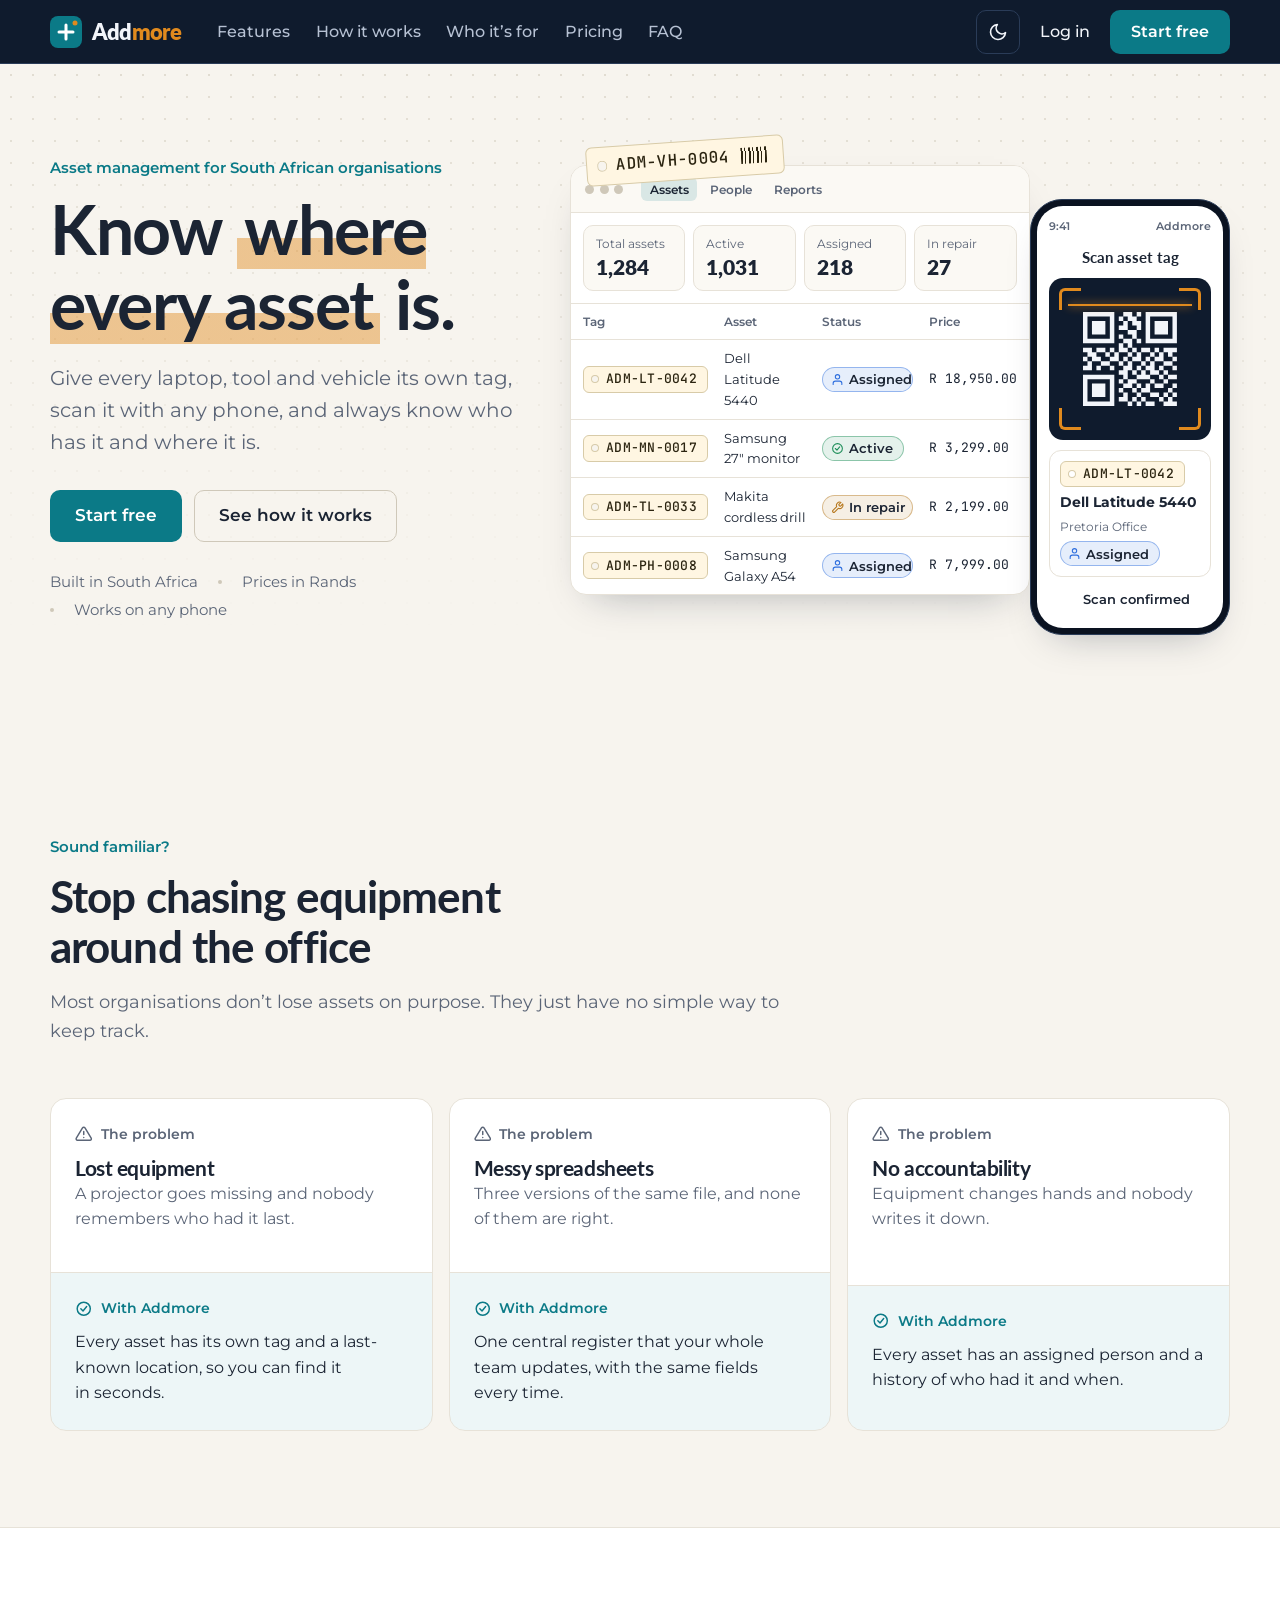
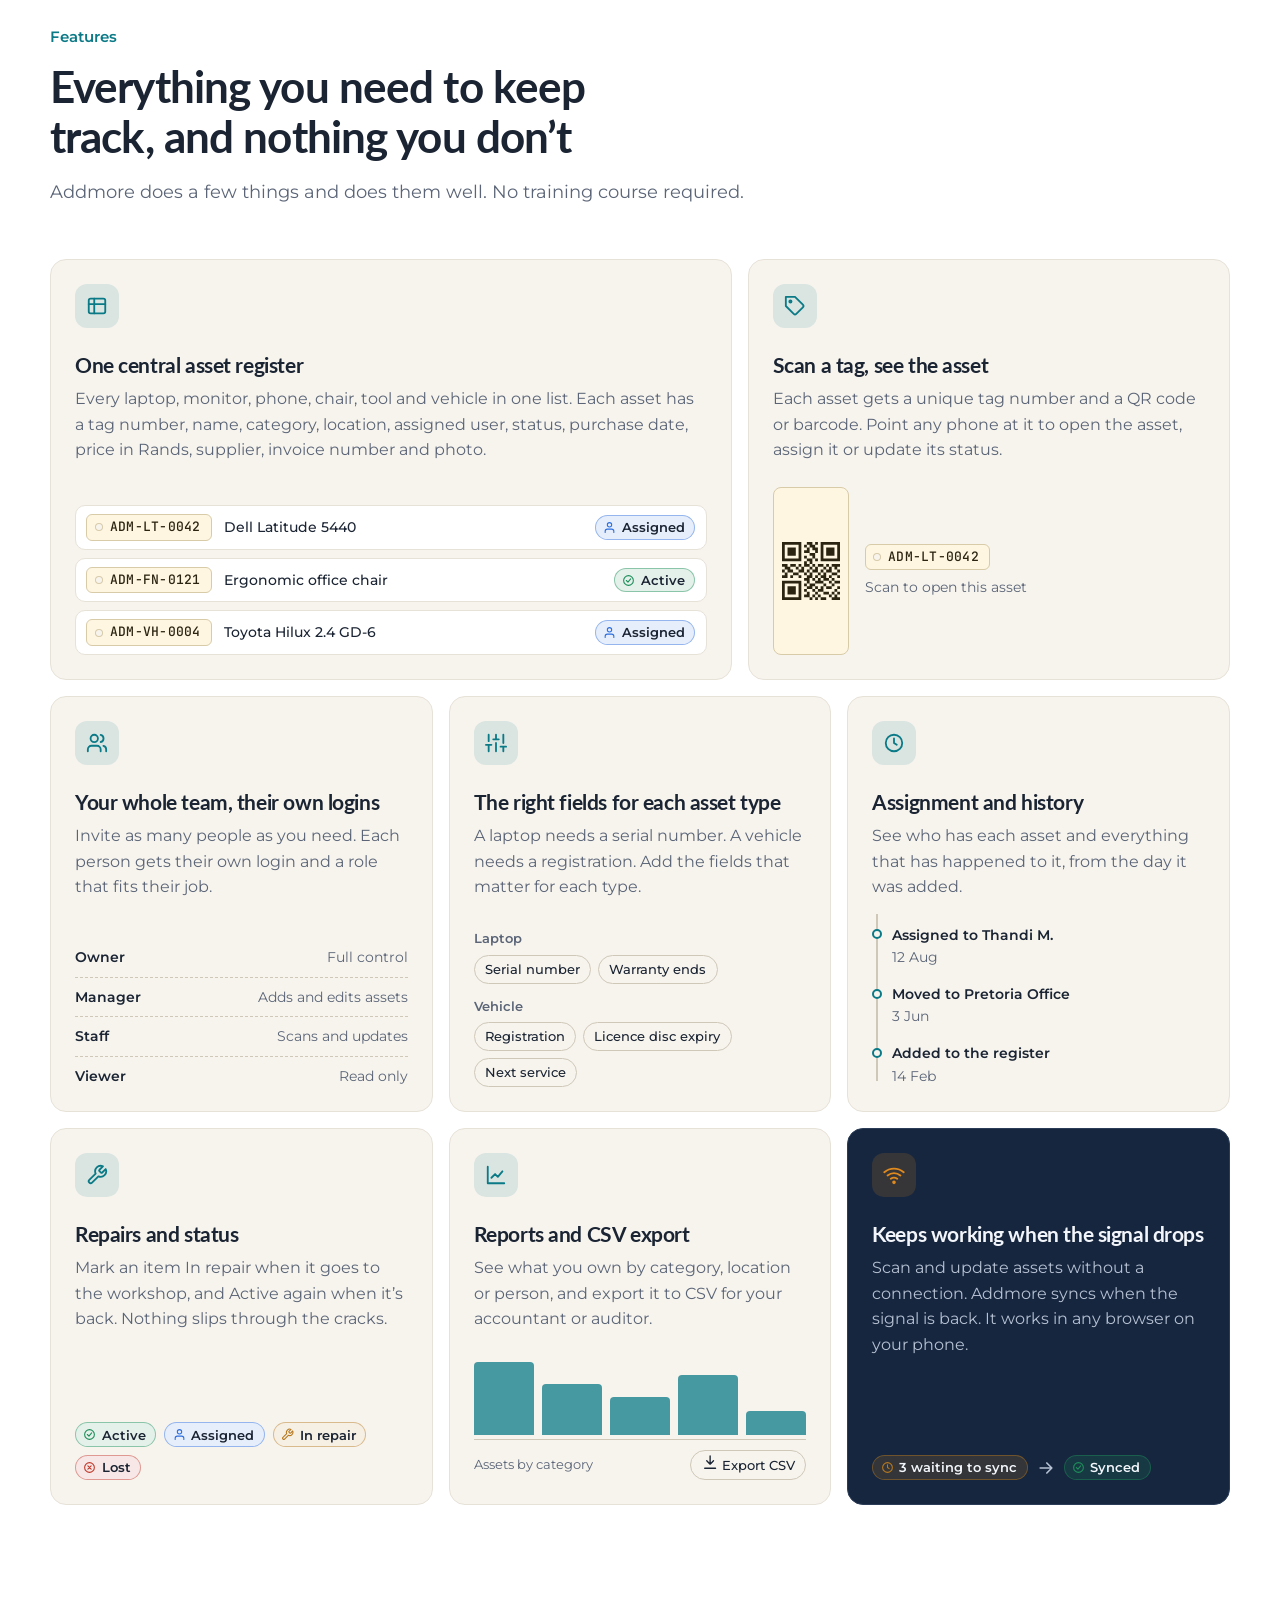
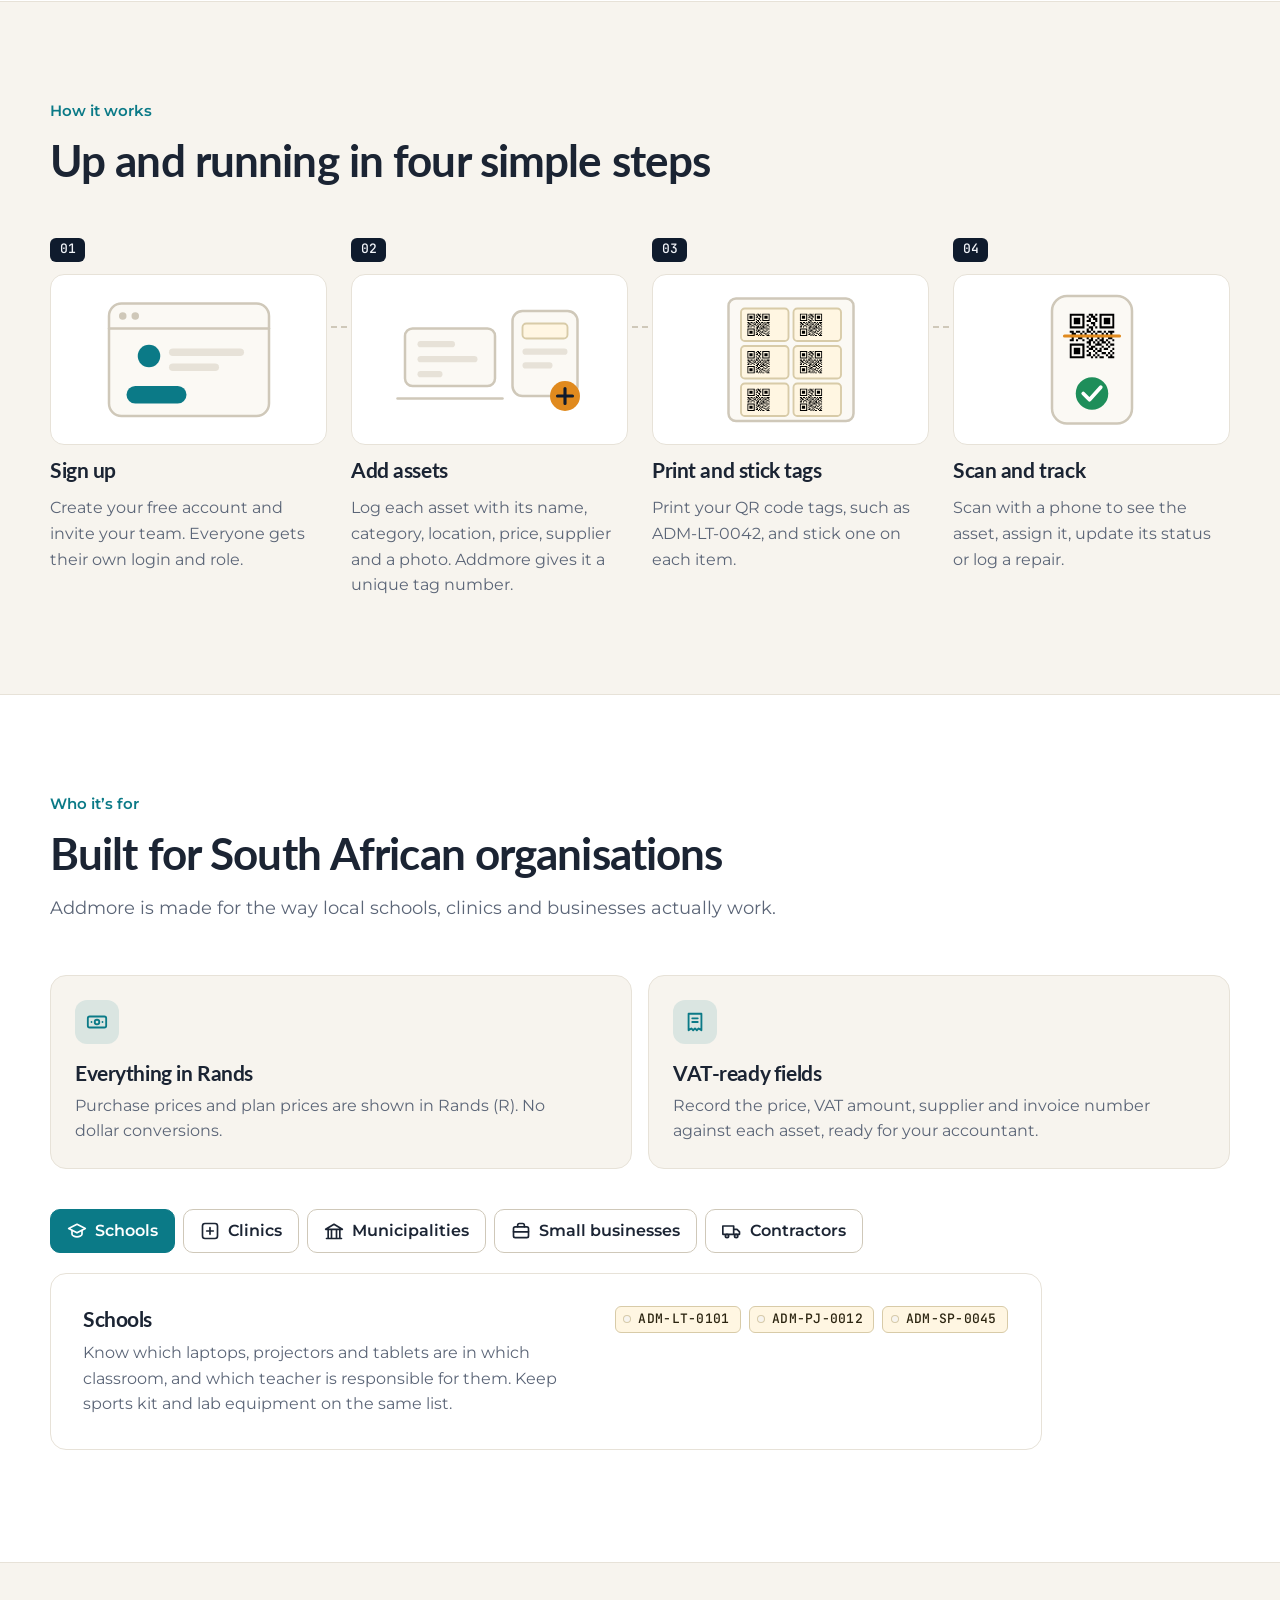
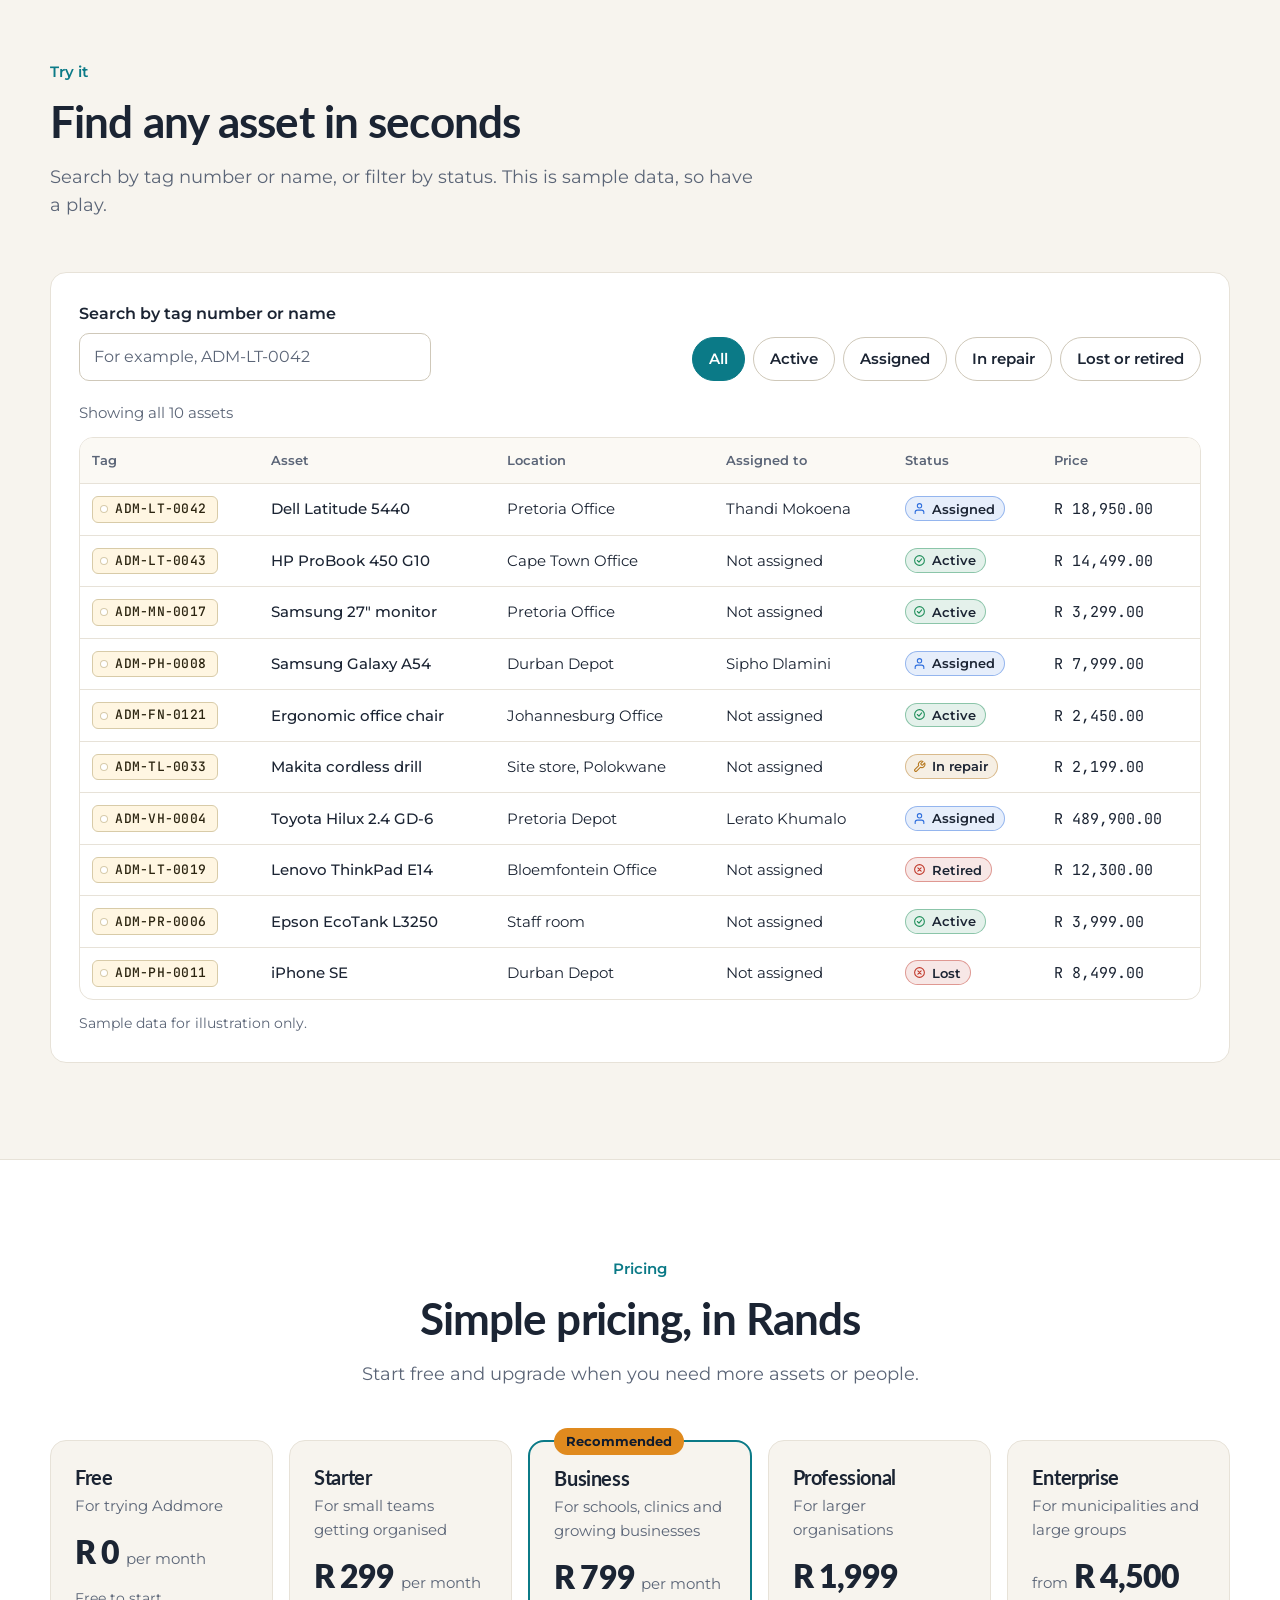
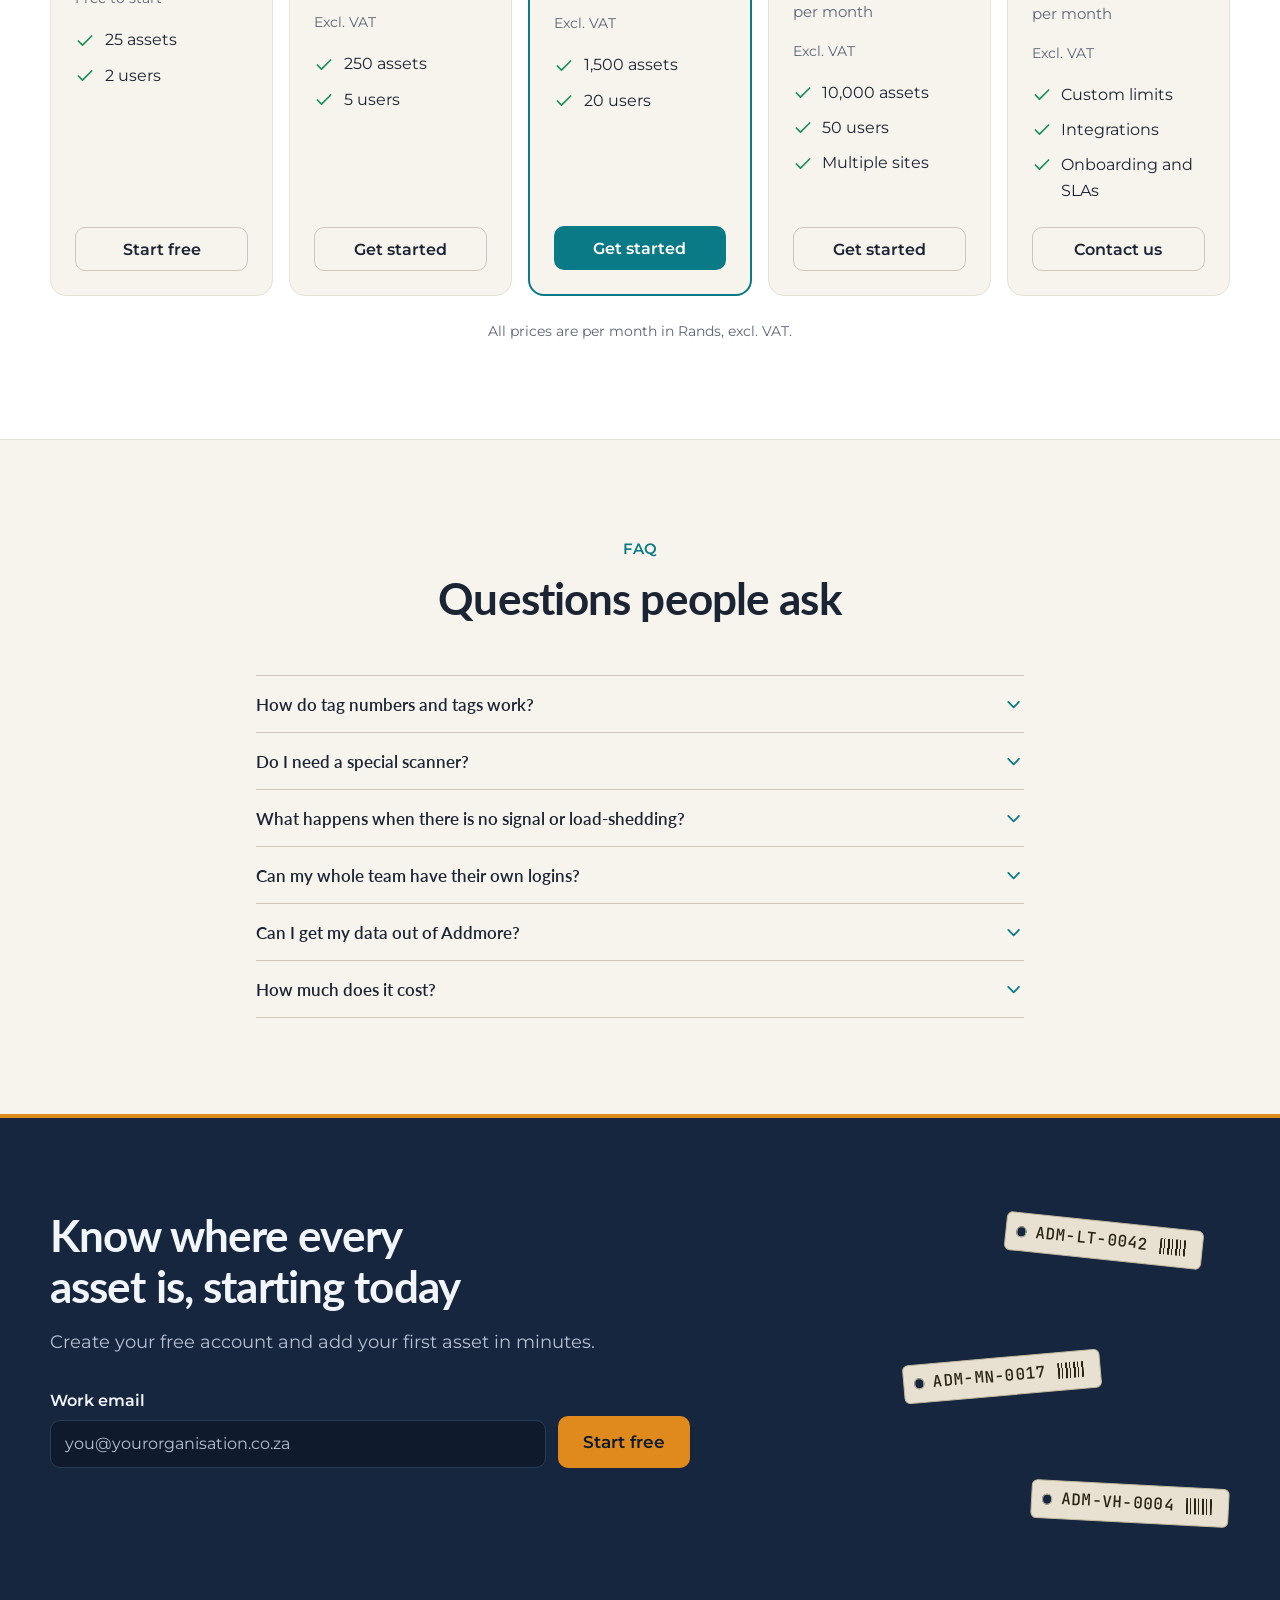
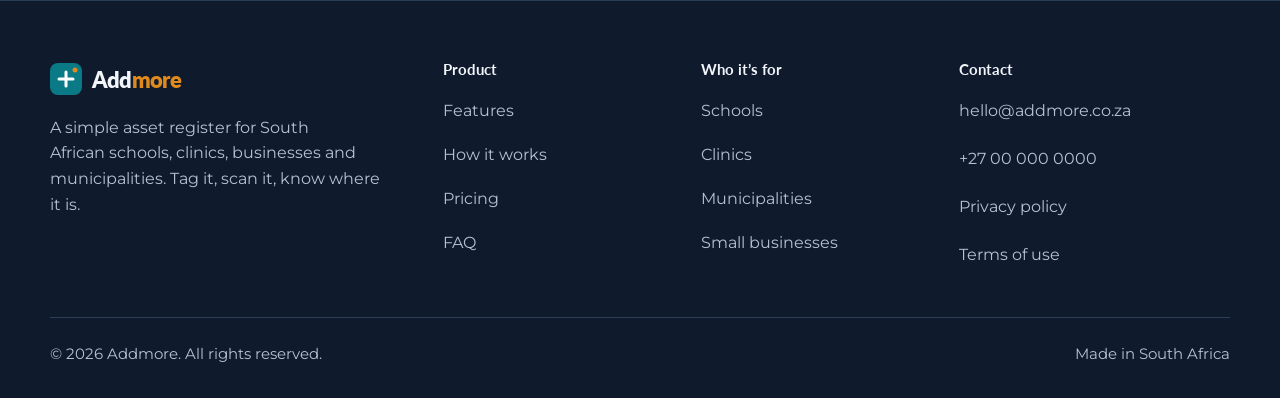
<file: index.html>
<!DOCTYPE html>
<html lang="en-ZA">
<head>
  <meta charset="utf-8">
  <meta name="viewport" content="width=device-width, initial-scale=1">
  <title>Addmore | Know where every asset is</title>
  <meta name="description" content="Addmore is a simple asset register for South African organisations. Give every laptop, tool and vehicle a tag, scan it with any phone, and always know who has it and where it is.">
  <meta name="theme-color" content="#0F1B2D">

  <!-- Open Graph -->
  <meta property="og:type" content="website">
  <meta property="og:locale" content="en_ZA">
  <meta property="og:title" content="Addmore | Know where every asset is">
  <meta property="og:description" content="A simple asset register for South African schools, clinics, businesses and municipalities. Tag it, scan it, know where it is.">
  <!-- PLACEHOLDER: add an og:image (1200x630) and og:url once the site has a domain -->

  <!-- Fonts: only the weights used on this page -->
  <link rel="preconnect" href="https://fonts.googleapis.com">
  <link rel="preconnect" href="https://fonts.gstatic.com" crossorigin>
  <link rel="stylesheet" href="https://fonts.googleapis.com/css2?family=Lato:wght@400;700;900&amp;family=Montserrat:wght@400;500;600;700&amp;family=JetBrains+Mono:wght@400;500&amp;display=swap">

  <!-- Runs before first paint: marks JS as available and applies the saved or system theme (no flash) -->
  <script>
    (function () {
      var root = document.documentElement;
      root.classList.add('js');
      var theme = null;
      try { theme = localStorage.getItem('addmore-theme'); } catch (e) {}
      if (theme !== 'light' && theme !== 'dark') {
        theme = window.matchMedia && window.matchMedia('(prefers-color-scheme: dark)').matches ? 'dark' : 'light';
      }
      root.setAttribute('data-theme', theme);
    })();
  </script>

  <style>
/* ==========================================================================
   Addmore landing page
   1 Tokens · 2 Reset · 3 Base · 4 Layout · 5 Components · 6 Sections
   7 Utilities · 8 Dark mode · 9 Media queries · 10 Reduced motion
   ========================================================================== */

/* 1. TOKENS ================================================================ */
:root {
  /* Brand */
  --ink: #0F1B2D;
  --navy: #16263F;
  --primary: #0B7A87;
  --primary-hover: #095F69;
  --on-primary: #FFFFFF;
  --accent: #E08A1E;
  --accent-hover: #F0A03C;
  --on-accent: #0F1B2D;

  /* Surfaces and text (light mode) */
  --bg: #F7F4EE;
  --bg-alt: #FFFFFF;
  --surface: #FFFFFF;
  --surface-soft: #FBF9F4;
  --surface-on-alt: #F7F4EE;
  --border: #E7E2D8;
  --border-strong: #CFC8B9;
  --text: #1B2433;
  --muted: #5B6577;
  --link: #0B7A87;
  --link-hover: #095F69;
  --focus: #0B7A87;

  /* Always-dark surfaces (header, final CTA, footer) */
  --on-dark: #F2F5FA;
  --on-dark-muted: #B6C1D3;
  --dark-border: #2A3C58;

  /* Status */
  --status-active: #1E8E5A;
  --status-assigned: #2F6FDE;
  --status-repair: #B7791F;
  --status-lost: #C0392B;

  /* Physical asset tag */
  --tag-bg: #FFF6E2;
  --tag-border: #D8CBA8;
  --tag-ink: #2B2410;
  --hole: var(--surface);

  /* Type */
  --font-head: "Lato", system-ui, sans-serif;
  --font-body: "Montserrat", system-ui, -apple-system, "Segoe UI", sans-serif;
  --font-mono: "JetBrains Mono", ui-monospace, "SFMono-Regular", Menlo, monospace;

  /* Shape and space */
  --radius-s: 8px;
  --radius: 14px;
  --radius-l: 16px;
  --container: 1180px;
  --shadow-lift: 0 18px 40px -22px rgba(15, 27, 45, 0.35);
}

/* 2. RESET ================================================================= */
*, *::before, *::after { box-sizing: border-box; }
html { -webkit-text-size-adjust: 100%; text-size-adjust: 100%; }
body, h1, h2, h3, p, ul, ol, dl, dd, figure { margin: 0; }
ul, ol { padding: 0; list-style: none; }
img, svg { display: block; max-width: 100%; }
button, input { font: inherit; color: inherit; }
button { cursor: pointer; background: none; border: 0; padding: 0; }
table { border-collapse: collapse; width: 100%; }
[hidden] { display: none; }

/* 3. BASE ================================================================== */
html { scroll-behavior: smooth; scroll-padding-top: 5rem; }

body {
  font-family: var(--font-body);
  font-size: 1rem;
  line-height: 1.6;
  color: var(--text);
  background: var(--bg);
  overflow-x: clip;
  -webkit-font-smoothing: antialiased;
}

h1, h2, h3 {
  font-family: var(--font-head);
  color: var(--text);
  line-height: 1.15;
  letter-spacing: -0.02em;
  text-wrap: balance;
}
h1 { font-size: clamp(2.5rem, 1.7rem + 3.6vw, 4.25rem); font-weight: 800; line-height: 1.1; }
h2 { font-size: clamp(1.75rem, 1.35rem + 1.8vw, 2.75rem); font-weight: 700; }
h3 { font-size: clamp(1.125rem, 1.05rem + 0.35vw, 1.3125rem); font-weight: 700; line-height: 1.25; }
p { text-wrap: pretty; }

a { color: var(--link); text-underline-offset: 0.2em; }
a:hover { color: var(--link-hover); }

:focus-visible { outline: 3px solid var(--focus); outline-offset: 3px; border-radius: 4px; }
.site-header :focus-visible,
.cta :focus-visible,
.site-footer :focus-visible { outline-color: var(--on-dark); }

::selection { background: color-mix(in srgb, var(--accent) 40%, transparent); }

/* 4. LAYOUT ================================================================ */
.container { width: min(100% - 2rem, var(--container)); margin-inline: auto; }

.section { padding-block: clamp(3.5rem, 8vw, 6rem); }
.section--alt {
  background: var(--bg-alt);
  border-block: 1px solid var(--border);
  --hole: var(--surface-on-alt);
}
.section--alt .card { background: var(--surface-on-alt); }

.section__head { max-width: 46rem; margin-bottom: clamp(2rem, 5vw, 3.25rem); }
.section__head--center { margin-inline: auto; text-align: center; }
.section__eyebrow {
  display: inline-flex;
  align-items: center;
  gap: 0.5rem;
  margin-bottom: 0.75rem;
  font-size: 0.9375rem;
  font-weight: 600;
  color: var(--link);
}
.section__lead { margin-top: 1rem; font-size: 1.125rem; color: var(--muted); }

.skip-link {
  position: absolute;
  left: 1rem;
  top: -4rem;
  z-index: 100;
  padding: 0.75rem 1rem;
  border-radius: var(--radius-s);
  background: var(--accent);
  color: var(--on-accent);
  font-weight: 600;
  text-decoration: none;
}
.skip-link:focus { top: 1rem; }

/* 5. COMPONENTS ============================================================ */

/* Icons and the hidden SVG sprite */
.sprite { position: absolute; width: 0; height: 0; overflow: hidden; }
.icon {
  display: inline-block;
  width: 1.25em;
  height: 1.25em;
  flex-shrink: 0;
  fill: none;
  stroke: currentColor;
  stroke-width: 2;
  stroke-linecap: round;
  stroke-linejoin: round;
}
.qr { display: block; fill: currentColor; stroke: none; }

/* Buttons */
.btn {
  display: inline-flex;
  align-items: center;
  justify-content: center;
  gap: 0.5rem;
  min-height: 44px;
  padding: 0.65rem 1.25rem;
  border: 1px solid transparent;
  border-radius: 10px;
  font-size: 1rem;
  font-weight: 600;
  line-height: 1.2;
  text-decoration: none;
  transition: background-color 0.2s, border-color 0.2s, transform 0.2s, color 0.2s;
}
.btn:hover { transform: translateY(-1px); }
.btn--lg { min-height: 52px; padding: 0.8rem 1.5rem; font-size: 1.0625rem; }
.btn--block { width: 100%; }
.btn--primary { background: var(--primary); color: var(--on-primary); }
.btn--primary:hover { background: var(--primary-hover); color: var(--on-primary); }
.btn--ghost { border-color: var(--border-strong); background: transparent; color: var(--text); }
.btn--ghost:hover { background: var(--surface); border-color: var(--text); color: var(--text); }
.btn--accent { background: var(--accent); color: var(--on-accent); }
.btn--accent:hover { background: var(--accent-hover); color: var(--on-accent); }

/* Brand */
.brand {
  display: inline-flex;
  align-items: center;
  gap: 0.6rem;
  min-height: 44px;
  color: var(--on-dark);
  text-decoration: none;
}
.brand:hover { color: var(--on-dark); }
.brand__mark { width: 32px; height: 32px; }
.brand__name {
  font-family: var(--font-head);
  font-size: 1.375rem;
  font-weight: 800;
  letter-spacing: -0.03em;
}
.brand__more { color: var(--accent); }

/* Asset tag chip (signature element) */
.tag-chip {
  position: relative;
  display: inline-flex;
  align-items: center;
  padding: 0.2rem 0.65rem 0.2rem 1.4rem;
  border: 1px solid var(--tag-border);
  border-radius: 6px;
  background: var(--tag-bg);
  color: var(--tag-ink);
  font-family: var(--font-mono);
  font-size: 0.8125rem;
  font-weight: 500;
  letter-spacing: 0.02em;
  line-height: 1.4;
  white-space: nowrap;
}
.tag-chip::before {
  content: "";
  position: absolute;
  left: 0.45rem;
  top: 50%;
  width: 0.5rem;
  height: 0.5rem;
  margin-top: -0.25rem;
  border-radius: 50%;
  background: var(--hole);
  box-shadow: inset 0 0 0 1px var(--tag-border);
}
.tag-chip--lg {
  padding: 0.45rem 1rem 0.45rem 1.8rem;
  font-size: 1rem;
  box-shadow: var(--shadow-lift);
}
.tag-chip--lg::before { left: 0.6rem; width: 0.65rem; height: 0.65rem; margin-top: -0.325rem; }
.tag-chip--lg::after {
  content: "";
  width: 1.6rem;
  height: 1rem;
  margin-left: 0.75rem;
  background: repeating-linear-gradient(90deg, var(--tag-ink) 0 2px, transparent 2px 4px, var(--tag-ink) 4px 5px, transparent 5px 8px);
}

/* Status chip: always an icon plus a label, never colour alone */
.status {
  --s: var(--status-active);
  display: inline-flex;
  align-items: center;
  gap: 0.35rem;
  padding: 0.15rem 0.6rem 0.15rem 0.45rem;
  border: 1px solid color-mix(in srgb, var(--s) 45%, transparent);
  border-radius: 999px;
  background: color-mix(in srgb, var(--s) 12%, var(--surface));
  color: var(--text);
  font-size: 0.8125rem;
  font-weight: 600;
  line-height: 1.4;
  white-space: nowrap;
}
.status .icon { width: 1em; height: 1em; color: var(--s); }
.status--active { --s: var(--status-active); }
.status--assigned { --s: var(--status-assigned); }
.status--repair { --s: var(--status-repair); }
.status--lost { --s: var(--status-lost); }

.price { font-family: var(--font-mono); font-size: 0.875em; white-space: nowrap; }

/* Cards */
.card {
  padding: 1.5rem;
  border: 1px solid var(--border);
  border-radius: var(--radius-l);
  background: var(--surface);
  transition: transform 0.25s, border-color 0.25s;
}
.card:hover { transform: translateY(-3px); border-color: color-mix(in srgb, var(--primary) 45%, var(--border)); }

.icon-badge {
  display: inline-grid;
  place-items: center;
  width: 44px;
  height: 44px;
  margin-bottom: 1rem;
  border-radius: 12px;
  background: color-mix(in srgb, var(--primary) 12%, transparent);
  color: var(--link);
}
.icon-badge .icon { width: 1.375rem; height: 1.375rem; }

.pill {
  display: inline-block;
  padding: 0.2rem 0.65rem;
  border: 1px solid var(--border-strong);
  border-radius: 999px;
  font-size: 0.8125rem;
  font-weight: 500;
  color: var(--text);
}

/* Header and navigation */
.site-header {
  position: sticky;
  top: 0;
  z-index: 50;
  background: var(--ink);
  border-bottom: 1px solid var(--dark-border);
  color: var(--on-dark);
}
.site-header__inner {
  display: flex;
  flex-wrap: wrap;
  align-items: center;
  gap: 0.5rem;
  padding-block: 0.5rem;
}
.site-header__actions { display: flex; align-items: center; gap: 0.5rem; margin-left: auto; }

.nav { order: 3; width: 100%; }
.nav__list { display: flex; flex-wrap: wrap; gap: 0.25rem; }
.nav__link {
  display: flex;
  align-items: center;
  min-height: 44px;
  padding: 0 0.75rem;
  border-radius: var(--radius-s);
  color: var(--on-dark-muted);
  font-weight: 500;
  text-decoration: none;
}
.nav__link:hover { background: rgba(255, 255, 255, 0.07); color: var(--on-dark); }
.nav__item--mobile { display: none; }

.js .nav {
  display: none;
  position: absolute;
  top: 100%;
  left: 0;
  right: 0;
  padding: 0.5rem 1rem 1rem;
  background: var(--ink);
  border-bottom: 1px solid var(--dark-border);
}
.js .nav.is-open { display: block; }
.js .nav__list { flex-direction: column; }
.js .nav__item--mobile { display: block; }
.js .nav__item--mobile .btn { width: 100%; margin-top: 0.5rem; }

.icon-btn {
  display: none;
  place-items: center;
  width: 44px;
  height: 44px;
  border: 1px solid var(--dark-border);
  border-radius: 10px;
  color: var(--on-dark);
  transition: background-color 0.2s;
}
.icon-btn:hover { background: rgba(255, 255, 255, 0.08); }
.js .icon-btn { display: inline-grid; }
.theme-toggle__sun { display: none; }
.menu-toggle__close { display: none; }
.menu-toggle[aria-expanded="true"] .menu-toggle__open { display: none; }
.menu-toggle[aria-expanded="true"] .menu-toggle__close { display: block; }

.login-link {
  display: none;
  align-items: center;
  min-height: 44px;
  padding: 0 0.75rem;
  color: var(--on-dark);
  font-weight: 500;
  text-decoration: none;
}
.login-link:hover { color: var(--accent); }
.header-cta { display: none; }

/* Form fields */
.field__label { display: block; margin-bottom: 0.4rem; font-weight: 600; }
.field__input {
  width: 100%;
  min-height: 48px;
  padding: 0.6rem 0.9rem;
  border: 1px solid var(--border-strong);
  border-radius: 10px;
  background: var(--surface);
  color: var(--text);
}
.field__input::placeholder { color: var(--muted); opacity: 1; }
.field__input:focus-visible { outline-offset: 2px; }

/* Filter chips and segmented toggle */
.chip {
  display: inline-flex;
  align-items: center;
  gap: 0.4rem;
  min-height: 44px;
  padding: 0 1rem;
  border: 1px solid var(--border-strong);
  border-radius: 999px;
  background: var(--surface);
  font-size: 0.9375rem;
  font-weight: 600;
  transition: background-color 0.2s, border-color 0.2s;
}
.chip:hover { border-color: var(--text); }
.chip[aria-pressed="true"] { border-color: var(--primary); background: var(--primary); color: var(--on-primary); }

.toggle {
  display: inline-flex;
  gap: 0.25rem;
  padding: 4px;
  border: 1px solid var(--border-strong);
  border-radius: 12px;
  background: var(--surface);
}
.toggle__btn {
  display: inline-flex;
  align-items: center;
  gap: 0.5rem;
  min-height: 44px;
  padding: 0 1rem;
  border-radius: 9px;
  color: var(--muted);
  font-weight: 600;
}
.toggle__btn[aria-pressed="true"] { background: var(--primary); color: var(--on-primary); }
.toggle__badge {
  padding: 0.1rem 0.5rem;
  border-radius: 999px;
  background: var(--accent);
  color: var(--on-accent);
  font-size: 0.75rem;
  font-weight: 700;
}

/* Tabs */
.tabs__list { display: none; flex-wrap: wrap; gap: 0.5rem; margin-bottom: 1.25rem; }
.js .tabs__list { display: flex; }
.tabs__tab {
  display: inline-flex;
  align-items: center;
  gap: 0.5rem;
  min-height: 44px;
  padding: 0 1rem;
  border: 1px solid var(--border-strong);
  border-radius: 10px;
  background: var(--surface);
  font-weight: 600;
  transition: background-color 0.2s, border-color 0.2s;
}
.tabs__tab:hover { border-color: var(--text); }
.tabs__tab[aria-selected="true"] { border-color: var(--primary); background: var(--primary); color: var(--on-primary); }
.tabs__panel {
  display: grid;
  gap: 1.25rem;
  padding: 1.5rem;
  margin-bottom: 1rem;
  border: 1px solid var(--border);
  border-radius: var(--radius-l);
  background: var(--surface);
}
.tabs__panel[hidden] { display: none; }
.tabs__tags { display: flex; flex-wrap: wrap; gap: 0.5rem; align-content: start; }

/* Accordion */
.faq__item { border-bottom: 1px solid var(--border-strong); }
.faq__item:first-child { border-top: 1px solid var(--border-strong); }
.faq__q {
  display: flex;
  align-items: center;
  justify-content: space-between;
  gap: 1rem;
  width: 100%;
  min-height: 56px;
  padding: 1rem 0;
  font-family: var(--font-head);
  font-size: 1.0625rem;
  font-weight: 600;
  text-align: left;
}
.faq__q .icon { transition: transform 0.25s; color: var(--link); }
.faq__q[aria-expanded="true"] .icon { transform: rotate(180deg); }
.faq__a { padding-bottom: 1.25rem; max-width: 42rem; color: var(--text); }

/* Scroll reveal (only when JS is available) */
.js .reveal { opacity: 0; transform: translateY(18px); transition: opacity 0.6s ease, transform 0.6s ease; }
.js .reveal.is-visible { opacity: 1; transform: none; }
.js .reveal--d1 { transition-delay: 0.08s; }
.js .reveal--d2 { transition-delay: 0.16s; }
.js .reveal--d3 { transition-delay: 0.24s; }

/* 6. SECTIONS ============================================================== */

/* 6.1 Hero */
.hero { position: relative; padding-block: clamp(2.5rem, 6vw, 5rem) clamp(4rem, 8vw, 6.5rem); overflow: clip; --hole: var(--bg); }
.hero::before {
  content: "";
  position: absolute;
  inset: 0;
  background-image: radial-gradient(var(--border-strong) 1px, transparent 1px);
  background-size: 22px 22px;
  opacity: 0.55;
  -webkit-mask-image: linear-gradient(to bottom, #000, transparent 85%);
  mask-image: linear-gradient(to bottom, #000, transparent 85%);
}
.hero__grid { position: relative; display: grid; gap: 3.5rem; }
.hero__lead { margin-top: 1.25rem; max-width: 34rem; font-size: clamp(1.0625rem, 1rem + 0.4vw, 1.25rem); color: var(--muted); }
.hero__mark {
  background: linear-gradient(transparent 62%, color-mix(in srgb, var(--accent) 45%, transparent) 62%);
  padding-inline: 0.1em;
}
.hero__actions { display: flex; flex-wrap: wrap; gap: 0.75rem; margin-top: 2rem; }
.trust { display: flex; flex-wrap: wrap; gap: 0.25rem 1.25rem; margin-top: 1.75rem; font-size: 0.9375rem; color: var(--muted); }
.trust li { display: inline-flex; align-items: center; gap: 0.5rem; }
.trust li + li::before { content: ""; width: 4px; height: 4px; margin-right: 0.75rem; border-radius: 50%; background: var(--border-strong); }

.hero__visual { position: relative; display: grid; padding-top: 1.5rem; }
.hero__tag { position: absolute; top: 0; left: 1rem; z-index: 3; transform: rotate(-4deg); }

/* Dashboard mockup */
.mock { overflow: hidden; border: 1px solid var(--border); border-radius: var(--radius-l); background: var(--surface); box-shadow: var(--shadow-lift); }
.mock__bar { display: flex; align-items: center; gap: 0.35rem; padding: 0.7rem 0.9rem; border-bottom: 1px solid var(--border); background: var(--surface-soft); }
.mock__dot { width: 9px; height: 9px; border-radius: 50%; background: var(--border-strong); }
.mock__tabs { display: flex; gap: 0.25rem; margin-left: 0.75rem; font-size: 0.75rem; font-weight: 600; color: var(--muted); }
.mock__tabs span { padding: 0.15rem 0.55rem; border-radius: 6px; }
.mock__tabs .is-current { background: color-mix(in srgb, var(--primary) 14%, transparent); color: var(--text); }
.mock__stats { display: grid; grid-template-columns: repeat(2, 1fr); gap: 0.5rem; padding: 0.75rem; }
.stat { padding: 0.5rem 0.75rem; border: 1px solid var(--border); border-radius: 10px; background: var(--surface-soft); }
.stat__label { display: block; font-size: 0.75rem; color: var(--muted); }
.stat__value { font-family: var(--font-head); font-size: 1.3125rem; font-weight: 800; line-height: 1.2; }
.mock__table th, .mock__table td { padding: 0.5rem; border-top: 1px solid var(--border); font-size: 0.8125rem; text-align: left; vertical-align: middle; }
.mock__table th { color: var(--muted); font-size: 0.75rem; font-weight: 600; }
.mock__table th:first-child, .mock__table td:first-child { padding-left: 0.75rem; }
.mock__table th:last-child, .mock__table td:last-child { padding-right: 0.75rem; }
.mock__table .col-price { display: none; }

/* Phone mockup */
.phone {
  position: relative;
  z-index: 2;
  justify-self: end;
  width: min(220px, 62vw);
  margin: -3.5rem 0.5rem 0 0;
  padding: 6px;
  border: 1px solid var(--dark-border);
  border-radius: 32px;
  background: #0A1220;
  box-shadow: var(--shadow-lift);
}
.phone__screen { display: grid; gap: 0.6rem; padding: 0.75rem 0.75rem 1rem; border-radius: 26px; background: var(--surface); color: var(--text); }
.phone__top { display: flex; justify-content: space-between; font-size: 0.6875rem; font-weight: 600; color: var(--muted); }
.phone__title { font-family: var(--font-head); font-size: 0.9375rem; font-weight: 700; text-align: center; }
.phone__viewfinder { position: relative; display: grid; place-items: center; overflow: hidden; aspect-ratio: 1; border-radius: 14px; background: var(--ink); }
.phone__qr { width: 58%; color: var(--on-dark); }
.phone__corner { position: absolute; width: 22px; height: 22px; border: 3px solid var(--accent); }
.phone__corner--tl { top: 10px; left: 10px; border-right: 0; border-bottom: 0; border-top-left-radius: 6px; }
.phone__corner--tr { top: 10px; right: 10px; border-left: 0; border-bottom: 0; border-top-right-radius: 6px; }
.phone__corner--bl { bottom: 10px; left: 10px; border-right: 0; border-top: 0; border-bottom-left-radius: 6px; }
.phone__corner--br { bottom: 10px; right: 10px; border-left: 0; border-top: 0; border-bottom-right-radius: 6px; }
.phone__scanline { position: absolute; left: 12%; right: 12%; top: 16%; height: 2px; background: var(--accent); box-shadow: 0 0 8px var(--accent); animation: scan 3.2s ease-in-out infinite; }
.phone__result { display: grid; justify-items: start; gap: 0.35rem; padding: 0.6rem; border: 1px solid var(--border); border-radius: 12px; font-size: 0.75rem; --hole: var(--surface); }
.phone__name { font-size: 0.875rem; font-weight: 700; line-height: 1.3; }
.phone__meta { color: var(--muted); }
.phone__ok { display: flex; align-items: center; gap: 0.5rem; font-size: 0.8125rem; font-weight: 600; }

/* "Scan confirmed" tick animation */
.tick { width: 26px; height: 26px; color: var(--status-active); fill: none; stroke: currentColor; stroke-width: 2.5; stroke-linecap: round; stroke-linejoin: round; }
.tick__ring { stroke-dasharray: 70; stroke-dashoffset: 70; animation: tick-ring 4.2s ease infinite; }
.tick__check { stroke-dasharray: 17; stroke-dashoffset: 17; animation: tick-check 4.2s ease infinite; }

@keyframes scan { 0%, 100% { top: 16%; } 50% { top: 82%; } }
@keyframes tick-ring { 0%, 8% { stroke-dashoffset: 70; } 32%, 88% { stroke-dashoffset: 0; } 100% { stroke-dashoffset: 70; } }
@keyframes tick-check { 0%, 28% { stroke-dashoffset: 17; } 46%, 88% { stroke-dashoffset: 0; } 100% { stroke-dashoffset: 17; } }

/* 6.2 Social proof strip */
.proof { padding-block: 2rem; border-block: 1px solid var(--border); background: var(--bg-alt); text-align: center; }
.proof__title { font-weight: 600; color: var(--muted); }
.proof__logos { display: flex; flex-wrap: wrap; justify-content: center; gap: 0.75rem; margin-top: 1.25rem; }
.proof__logo { display: grid; place-items: center; min-width: 8.5rem; min-height: 44px; padding: 0.4rem 1rem; border: 1px dashed var(--border-strong); border-radius: var(--radius-s); color: var(--muted); font-size: 0.875rem; font-weight: 500; }
.proof__note { margin-top: 0.75rem; font-size: 0.875rem; color: var(--muted); }

/* 6.3 Problem and solution */
.pairs { display: grid; gap: 1rem; }
.pair { display: grid; gap: 1rem; padding: 0; overflow: hidden; }
.pair__problem, .pair__answer { padding: 1.5rem; }
.pair__answer { border-top: 1px solid var(--border); background: color-mix(in srgb, var(--primary) 7%, transparent); }
.pair__label { display: flex; align-items: center; gap: 0.5rem; margin-bottom: 0.6rem; font-size: 0.875rem; font-weight: 600; }
.pair__label--problem { color: var(--status-lost); }
.pair__label--answer { color: var(--link); }
.pair__problem p { color: var(--muted); }

/* 6.4 Features bento */
.bento { display: grid; gap: 1rem; }
.bento__card { display: flex; flex-direction: column; gap: 0.5rem; }
.bento__card p { color: var(--muted); }
.bento__visual { margin-top: auto; padding-top: 1rem; }
.bento__card--dark { border-color: var(--dark-border); background: var(--navy); color: var(--on-dark); }
.section--alt .bento__card--dark { background: var(--navy); }
.bento__card--dark h3 { color: var(--on-dark); }
.bento__card--dark p { color: var(--on-dark-muted); }
.bento__card--dark .icon-badge { background: rgba(224, 138, 30, 0.16); color: var(--accent); }
.bento__card--dark .status { color: var(--on-dark); background: color-mix(in srgb, var(--s) 18%, var(--navy)); }

.mini-rows { display: grid; gap: 0.5rem; }
.mini-row { display: flex; flex-wrap: wrap; align-items: center; gap: 0.4rem 0.75rem; padding: 0.5rem 0.65rem; border: 1px solid var(--border); border-radius: 10px; background: var(--surface); font-size: 0.875rem; }
.mini-row__name { flex: 1 1 8rem; font-weight: 500; }

.scan-demo { display: flex; align-items: center; gap: 1rem; }
.scan-demo__qr { width: 76px; padding: 8px; border: 1px solid var(--tag-border); border-radius: 8px; background: var(--tag-bg); color: var(--tag-ink); }
.scan-demo__text { display: grid; gap: 0.35rem; justify-items: start; font-size: 0.875rem; color: var(--muted); }

.roles { display: grid; gap: 0.5rem; }
.roles__item { display: flex; align-items: baseline; justify-content: space-between; gap: 0.75rem; padding-bottom: 0.5rem; border-bottom: 1px dashed var(--border-strong); font-size: 0.875rem; }
.roles__item:last-child { border-bottom: 0; padding-bottom: 0; }
.roles__name { font-weight: 600; }
.roles__desc { color: var(--muted); text-align: right; }

.fieldset-demo { display: grid; gap: 0.75rem; }
.fieldset-demo__type { margin-bottom: 0.35rem; font-size: 0.8125rem; font-weight: 600; color: var(--muted); }
.fieldset-demo__pills { display: flex; flex-wrap: wrap; gap: 0.4rem; }

.timeline { position: relative; display: grid; gap: 0.9rem; padding-left: 1.25rem; font-size: 0.875rem; }
.timeline::before { content: ""; position: absolute; left: 4px; top: 6px; bottom: 6px; width: 2px; background: var(--border-strong); }
.timeline__item { position: relative; }
.timeline__item::before { content: ""; position: absolute; left: -1.25rem; top: 0.4em; width: 10px; height: 10px; border: 2px solid var(--primary); border-radius: 50%; background: var(--surface-on-alt); }
.timeline__item strong { display: block; font-weight: 600; }
.timeline__item span { color: var(--muted); }

.status-list { display: flex; flex-wrap: wrap; gap: 0.5rem; }

.bars { display: flex; align-items: flex-end; gap: 0.5rem; height: 84px; padding-bottom: 0.25rem; border-bottom: 1px solid var(--border-strong); }
.bars__bar { flex: 1; border-radius: 4px 4px 0 0; background: color-mix(in srgb, var(--primary) 75%, transparent); }
.bars__bar--1 { height: 92%; }
.bars__bar--2 { height: 64%; }
.bars__bar--3 { height: 48%; }
.bars__bar--4 { height: 76%; }
.bars__bar--5 { height: 30%; }
.bars__caption { display: flex; flex-wrap: wrap; align-items: center; justify-content: space-between; gap: 0.5rem; margin-top: 0.6rem; font-size: 0.8125rem; color: var(--muted); }

.sync-demo { display: flex; flex-wrap: wrap; align-items: center; gap: 0.5rem; }
.sync-demo__arrow { color: var(--on-dark-muted); }

/* 6.5 How it works */
.steps { display: grid; gap: 1.25rem; counter-reset: step; }
.step { position: relative; display: grid; gap: 0.75rem; align-content: start; }
.step__num { display: inline-flex; align-items: center; justify-self: start; padding: 0.1rem 0.6rem; border-radius: 6px; background: var(--ink); color: var(--on-dark); font-family: var(--font-mono); font-size: 0.8125rem; font-weight: 500; }
.step__art { display: grid; place-items: center; padding: 1rem; border: 1px solid var(--border); border-radius: var(--radius); background: var(--surface); }
.step p { color: var(--muted); }

.ill { width: 100%; max-width: 200px; height: auto; }
.ill__box { fill: var(--surface-soft); stroke: var(--border-strong); stroke-width: 2; }
.ill__line { fill: none; stroke: var(--border-strong); stroke-width: 2; stroke-linecap: round; }
.ill__dot { fill: var(--border-strong); }
.ill__field { fill: var(--border); }
.ill__pri { fill: var(--primary); }
.ill__tag { fill: var(--tag-bg); stroke: var(--tag-border); stroke-width: 1.5; }
.ill__acc { fill: var(--accent); }
.ill__plus { fill: none; stroke: var(--on-accent); stroke-width: 2.5; stroke-linecap: round; }
.ill__qr { color: var(--text); }
.ill__qr--tag { color: var(--tag-ink); }
.ill__scan { fill: none; stroke: var(--accent); stroke-width: 2.5; stroke-linecap: round; }
.ill__ok { fill: var(--status-active); }
.ill__check { fill: none; stroke: #FFFFFF; stroke-width: 3; stroke-linecap: round; stroke-linejoin: round; }

/* 6.6 Built for South African organisations */
.facts { display: grid; gap: 1rem; margin-bottom: 2.5rem; }
.fact p { margin-top: 0.4rem; color: var(--muted); }
.tabs { max-width: 62rem; }
.tabs__panel h3 { margin-bottom: 0.5rem; }
.tabs__panel p { color: var(--muted); }

/* 6.7 Interactive demo */
.demo { padding: 1.25rem; border: 1px solid var(--border); border-radius: var(--radius-l); background: var(--surface); --hole: var(--surface); }
.demo__controls { display: none; flex-direction: column; gap: 1rem; margin-bottom: 1.25rem; }
.js .demo__controls { display: flex; }
.demo__filters { display: flex; flex-wrap: wrap; gap: 0.5rem; }
.demo__count { margin-bottom: 0.75rem; font-size: 0.9375rem; color: var(--muted); }
.demo__scroll { overflow-x: auto; border: 1px solid var(--border); border-radius: var(--radius); }
.demo__table th, .demo__table td { padding: 0.75rem; border-top: 1px solid var(--border); text-align: left; vertical-align: middle; font-size: 0.9375rem; }
.demo__table thead th { border-top: 0; background: var(--surface-soft); color: var(--muted); font-size: 0.8125rem; font-weight: 600; }
.demo__table .col-loc, .demo__table .col-user, .demo__table .col-price { display: none; }
.asset__name { display: block; font-weight: 500; }
.asset__sub { display: block; font-size: 0.8125rem; color: var(--muted); }
.sub__price { display: block; font-family: var(--font-mono); }
.demo__empty td { padding: 2rem 1rem; text-align: center; color: var(--muted); }
.demo__note { margin-top: 0.75rem; font-size: 0.875rem; color: var(--muted); }

/* 6.8 Pricing */
.pricing__toggle { display: none; justify-content: center; margin-bottom: 2rem; }
.js .pricing__toggle { display: flex; }
.plans { display: grid; gap: 1rem; max-width: 34rem; margin-inline: auto; }
.plan { position: relative; display: flex; flex-direction: column; gap: 1rem; }
.plan--featured { border: 2px solid var(--primary); }
.plan--featured:hover { border-color: var(--primary); }
.plan__badge { position: absolute; top: -0.9rem; left: 1.5rem; padding: 0.2rem 0.75rem; border-radius: 999px; background: var(--accent); color: var(--on-accent); font-size: 0.8125rem; font-weight: 700; }
.plan__name { font-size: 1.25rem; }
.plan__for { margin-top: 0.25rem; font-size: 0.9375rem; color: var(--muted); }
.plan__price { display: flex; align-items: baseline; gap: 0.4rem; font-family: var(--font-head); }
.plan__amount { font-size: 2.5rem; font-weight: 800; letter-spacing: -0.03em; line-height: 1.1; }
.plan__unit { color: var(--muted); font-family: var(--font-body); font-size: 0.9375rem; }
.plan__note { min-height: 1.5rem; font-size: 0.875rem; color: var(--muted); }
.plan__list { display: grid; gap: 0.6rem; margin-bottom: 0.5rem; }
.plan__list li { display: flex; align-items: flex-start; gap: 0.6rem; }
.plan__list .icon { margin-top: 0.2rem; color: var(--status-active); }
.plan .btn { margin-top: auto; }
.pricing__note { margin-top: 1.5rem; text-align: center; font-size: 0.875rem; color: var(--muted); }

/* 6.9 FAQ */
.faq { max-width: 48rem; margin-inline: auto; }

/* 6.10 Final call to action */
.cta { position: relative; overflow: clip; padding-block: clamp(3.5rem, 8vw, 6rem); background: var(--navy); color: var(--on-dark); --hole: var(--navy); }
.cta::before { content: ""; position: absolute; inset: 0 0 auto 0; height: 4px; background: var(--accent); }
.cta__inner { position: relative; max-width: 40rem; }
.cta h2 { color: var(--on-dark); }
.cta__lead { margin-top: 1rem; font-size: 1.125rem; color: var(--on-dark-muted); }
.cta__form { display: grid; gap: 0.75rem; margin-top: 2rem; }
.cta .field__label { color: var(--on-dark); }
.cta .field__input { border-color: var(--dark-border); background: var(--ink); color: var(--on-dark); }
.cta .field__input::placeholder { color: var(--on-dark-muted); }
.cta__msg { min-height: 1.5rem; margin-top: 0.75rem; font-weight: 500; }
.cta__msg.is-error { color: #FFB4A8; }
.cta__msg.is-success { color: #8FE3B6; }
.cta__tags { display: none; }

/* 6.11 Footer */
.site-footer { padding-block: 3.5rem 2rem; background: var(--ink); border-top: 1px solid var(--dark-border); color: var(--on-dark-muted); }
.footer__grid { display: grid; gap: 2rem; }
.footer__about p { max-width: 24rem; margin-top: 0.75rem; }
.footer__title { margin-bottom: 0.5rem; color: var(--on-dark); font-family: var(--font-head); font-size: 0.9375rem; font-weight: 700; }
.footer__link { display: inline-flex; align-items: center; min-height: 44px; color: var(--on-dark-muted); text-decoration: none; }
.footer__link:hover { color: var(--accent); }
.footer__contact { display: grid; gap: 0.25rem; }
.footer__bottom { display: flex; flex-wrap: wrap; justify-content: space-between; gap: 0.5rem 1.5rem; margin-top: 2.5rem; padding-top: 1.5rem; border-top: 1px solid var(--dark-border); font-size: 0.9375rem; }

/* 7. UTILITIES ============================================================= */
.visually-hidden { position: absolute; width: 1px; height: 1px; margin: -1px; padding: 0; overflow: hidden; clip: rect(0 0 0 0); white-space: nowrap; border: 0; }

/* 8. DARK MODE ============================================================= */
:root[data-theme="dark"] {
  --bg: #0F1B2D;
  --bg-alt: #122036;
  --surface: #16263F;
  --surface-soft: #1A2C47;
  --surface-on-alt: #16263F;
  --border: #263856;
  --border-strong: #3A4F70;
  --text: #E9EDF4;
  --muted: #A8B3C5;
  --link: #4CC0CD;
  --link-hover: #7BD3DC;
  --focus: #7BD3DC;
  --status-active: #3DD598;
  --status-assigned: #6FA0FF;
  --status-repair: #F0B54A;
  --status-lost: #FF7A6B;
  --shadow-lift: 0 18px 40px -22px rgba(0, 0, 0, 0.7);
}
:root[data-theme="dark"] .theme-toggle__moon { display: none; }
:root[data-theme="dark"] .theme-toggle__sun { display: block; }
:root[data-theme="dark"] .phone { background: #070E1A; }
:root[data-theme="dark"] .hero::before { opacity: 0.35; }
:root[data-theme="dark"] .pair__label--problem { color: var(--status-lost); }

/* 9. MEDIA QUERIES ========================================================= */
@media (min-width: 480px) {
  .header-cta { display: inline-flex; }
  .js .nav__item--mobile--cta { display: none; }
  .mock__table .col-price { display: table-cell; }
}

@media (min-width: 560px) {
  .mock__stats { grid-template-columns: repeat(4, 1fr); }
  .demo__table .col-price { display: table-cell; }
  .sub__price { display: none; }
}

@media (min-width: 640px) {
  .bento { grid-template-columns: repeat(2, 1fr); }
  .bento__card--s7, .bento__card--s5 { grid-column: span 2; }
  .steps { grid-template-columns: repeat(2, 1fr); }
  .facts { grid-template-columns: repeat(2, 1fr); }
  .tabs__panel { grid-template-columns: 1.3fr 1fr; padding: 2rem; }
  .demo { padding: 1.75rem; }
  .demo__controls { flex-direction: row; align-items: flex-end; justify-content: space-between; }
  .demo__search { width: min(100%, 22rem); }
  .cta__form { grid-template-columns: 1fr auto; align-items: end; }
}

@media (min-width: 720px) {
  .demo__table .col-loc { display: table-cell; }
  .asset__sub { display: none; }
}

@media (min-width: 960px) and (max-width: 1199px) {
  .mock__table .col-price { display: none; }
}

@media (min-width: 960px) {
  .site-header__inner { flex-wrap: nowrap; gap: 1.5rem; padding-block: 0.6rem; }
  .nav, .js .nav { order: 0; display: block; position: static; width: auto; padding: 0; background: none; border: 0; }
  .nav__list, .js .nav__list { flex-direction: row; flex-wrap: nowrap; gap: 0.1rem; }
  .js .nav__item--mobile { display: none; }
  .login-link { display: inline-flex; }
  .js .menu-toggle { display: none; }

  .hero__grid { grid-template-columns: 1fr 1.4fr; align-items: center; gap: 3rem; }
  .hero__visual { padding-bottom: 2.5rem; }
  .mock { margin-right: 12.5rem; }
  .phone { position: absolute; right: 0; bottom: 0; width: 200px; margin: 0; }

  .pairs { grid-template-columns: repeat(3, 1fr); }
  .bento { grid-template-columns: repeat(12, 1fr); }
  .bento__card--s7 { grid-column: span 7; }
  .bento__card--s5 { grid-column: span 5; }
  .bento__card--s4 { grid-column: span 4; }
  .steps { grid-template-columns: repeat(4, 1fr); gap: 1.5rem; }
  .step:not(:last-child)::after { content: ""; position: absolute; top: 5.5rem; right: -1.25rem; width: 1rem; border-top: 2px dashed var(--border-strong); }
  .demo__table .col-user { display: table-cell; }
  .plans { grid-template-columns: repeat(3, 1fr); max-width: none; align-items: stretch; }
  .cta__tags { display: block; }
  .cta__tag { position: absolute; transform: rotate(6deg); opacity: 0.9; }
  .cta__tag--a { top: 22%; right: 6%; }
  .cta__tag--b { top: 50%; right: 14%; transform: rotate(-5deg); }
  .cta__tag--c { top: 76%; right: 4%; transform: rotate(3deg); }
  .footer__grid { grid-template-columns: 1.6fr 1fr 1fr 1.2fr; }
}

/* 10. REDUCED MOTION ======================================================= */
@media (prefers-reduced-motion: reduce) {
  html { scroll-behavior: auto; }
  .js .reveal { opacity: 1; transform: none; transition: none; }
  .btn, .card, .chip, .tabs__tab, .faq__q .icon { transition: none; }
  .btn:hover, .card:hover { transform: none; }
  .phone__scanline { animation: none; top: 50%; }
  .tick__ring, .tick__check { animation: none; stroke-dashoffset: 0; }
}
  /* === Addmore type overrides: Lato headings, Montserrat body === */
:root { --font-head: "Lato", system-ui, sans-serif; --font-body: "Montserrat", system-ui, -apple-system, "Segoe UI", sans-serif; }
body { font-family: var(--font-body); }
h1, h2, h3, h4, h5, h6, .footer__title { font-family: var(--font-head) !important; font-weight: 700 !important; }
  /* === Addmore pricing: five plans === */
.plans--five .plan__amount { font-size: 2rem; }
.plans--five .plan__price { flex-wrap: wrap; }
.plans--five .plan__badge { white-space: nowrap; }
@media (min-width: 700px) { .plans--five { grid-template-columns: repeat(3, 1fr); max-width: none; align-items: stretch; } }
@media (min-width: 1100px) { .plans--five { grid-template-columns: repeat(5, 1fr); } }
  /* === Addmore mobile menu === */
.js .nav { max-height: calc(100vh - 4.5rem); max-height: calc(100dvh - 4.5rem); overflow-y: auto; overscroll-behavior: contain; }
  </style>
</head>

<body>
  <!-- SVG sprite: icons and the QR pattern, reused across the page -->
  <svg class="sprite" aria-hidden="true" focusable="false" xmlns="http://www.w3.org/2000/svg">
    <symbol id="logo" viewBox="0 0 32 32">
      <rect width="32" height="32" rx="8" fill="#0B7A87"/>
      <path d="M16 9v14M9 16h14" stroke="#FFFFFF" stroke-width="3" stroke-linecap="round" fill="none"/>
      <circle cx="25" cy="7" r="2.5" fill="#E08A1E"/>
    </symbol>
    <symbol id="qr" viewBox="0 0 21 21">
      <path fill-rule="evenodd" d="M0 0h7v7H0zM1 1v5h5V1zM2 2h3v3H2zM14 0h7v7h-7zM15 1v5h5V1zM16 2h3v3h-3zM0 14h7v7H0zM1 15v5h5v-5zM2 16h3v3H2z"/>
      <path d="M9 0h2v1H9zM12 0h1v1h-1zM8 1h1v1H8zM10 1h2v1h-2zM9 2h1v1H9zM11 2h2v1h-2zM8 3h2v1H8zM12 3h1v1h-1zM10 4h2v1h-2zM8 5h1v1H8zM11 5h1v1h-1zM9 6h2v1H9zM12 6h1v1h-1zM8 7h1v1H8zM10 7h1v1h-1zM0 8h2v1H0zM3 8h2v1H3zM6 8h1v1H6zM8 8h2v1H8zM11 8h1v1h-1zM13 8h2v1h-2zM16 8h1v1h-1zM18 8h3v1h-3zM1 9h2v1H1zM5 9h1v1H5zM7 9h1v1H7zM10 9h1v1h-1zM12 9h1v1h-1zM15 9h1v1h-1zM17 9h1v1h-1zM19 9h1v1h-1zM0 10h1v1H0zM2 10h2v1H2zM6 10h2v1H6zM9 10h1v1H9zM11 10h2v1h-2zM14 10h1v1h-1zM16 10h2v1h-2zM20 10h1v1h-1zM1 11h1v1H1zM4 11h2v1H4zM8 11h1v1H8zM10 11h1v1h-1zM13 11h1v1h-1zM15 11h1v1h-1zM18 11h2v1h-2zM0 12h2v1H0zM3 12h1v1H3zM6 12h1v1H6zM9 12h2v1H9zM12 12h1v1h-1zM14 12h2v1h-2zM17 12h1v1h-1zM20 12h1v1h-1zM8 13h2v1H8zM11 13h1v1h-1zM13 13h1v1h-1zM15 13h2v1h-2zM18 13h1v1h-1zM9 14h1v1H9zM12 14h3v1h-3zM17 14h1v1h-1zM19 14h2v1h-2zM8 15h1v1H8zM10 15h2v1h-2zM15 15h1v1h-1zM18 15h1v1h-1zM9 16h2v1H9zM12 16h1v1h-1zM14 16h1v1h-1zM16 16h2v1h-2zM20 16h1v1h-1zM8 17h1v1H8zM11 17h1v1h-1zM13 17h2v1h-2zM19 17h1v1h-1zM9 18h1v1H9zM12 18h1v1h-1zM15 18h2v1h-2zM18 18h1v1h-1zM20 18h1v1h-1zM8 19h2v1H8zM11 19h1v1h-1zM13 19h1v1h-1zM17 19h1v1h-1zM19 19h1v1h-1zM10 20h1v1h-1zM12 20h1v1h-1zM14 20h2v1h-2zM18 20h3v1h-3z"/>
    </symbol>
    <symbol id="i-check" viewBox="0 0 24 24"><path d="M20 6 9 17l-5-5"/></symbol>
    <symbol id="i-x" viewBox="0 0 24 24"><path d="M18 6 6 18M6 6l12 12"/></symbol>
    <symbol id="i-search" viewBox="0 0 24 24"><circle cx="11" cy="11" r="7"/><path d="m21 21-4.3-4.3"/></symbol>
    <symbol id="i-sun" viewBox="0 0 24 24"><circle cx="12" cy="12" r="4"/><path d="M12 2v2M12 20v2M4.9 4.9l1.4 1.4M17.7 17.7l1.4 1.4M2 12h2M20 12h2M4.9 19.1l1.4-1.4M17.7 6.3l1.4-1.4"/></symbol>
    <symbol id="i-moon" viewBox="0 0 24 24"><path d="M21 12.8A9 9 0 1 1 11.2 3a7 7 0 0 0 9.8 9.8z"/></symbol>
    <symbol id="i-menu" viewBox="0 0 24 24"><path d="M4 6h16M4 12h16M4 18h16"/></symbol>
    <symbol id="i-users" viewBox="0 0 24 24"><path d="M16 21v-2a4 4 0 0 0-4-4H6a4 4 0 0 0-4 4v2"/><circle cx="9" cy="7" r="4"/><path d="M22 21v-2a4 4 0 0 0-3-3.9M16 3.1a4 4 0 0 1 0 7.8"/></symbol>
    <symbol id="i-table" viewBox="0 0 24 24"><rect x="3" y="4" width="18" height="16" rx="2"/><path d="M3 10h18M9 4v16"/></symbol>
    <symbol id="i-sliders" viewBox="0 0 24 24"><path d="M4 21v-7M4 10V3M12 21v-9M12 8V3M20 21v-5M20 12V3M1 14h6M9 8h6M17 16h6"/></symbol>
    <symbol id="i-clock" viewBox="0 0 24 24"><circle cx="12" cy="12" r="9"/><path d="M12 7v5l3 2"/></symbol>
    <symbol id="i-wrench" viewBox="0 0 24 24"><path d="M14.7 6.3a1 1 0 0 0 0 1.4l1.6 1.6a1 1 0 0 0 1.4 0l3.77-3.77a6 6 0 0 1-7.94 7.94l-6.91 6.91a2.12 2.12 0 0 1-3-3l6.91-6.91a6 6 0 0 1 7.94-7.94l-3.76 3.76z"/></symbol>
    <symbol id="i-chart" viewBox="0 0 24 24"><path d="M3 3v18h18"/><path d="m7 15 4-4 3 3 5-6"/></symbol>
    <symbol id="i-wifi" viewBox="0 0 24 24"><path d="M5 12.55a11 11 0 0 1 14 0M1.4 9a16 16 0 0 1 21.2 0M8.5 16.1a6 6 0 0 1 7 0"/><circle cx="12" cy="20" r="1"/></symbol>
    <symbol id="i-chevron" viewBox="0 0 24 24"><path d="m6 9 6 6 6-6"/></symbol>
    <symbol id="i-alert" viewBox="0 0 24 24"><path d="M10.3 3.9 1.8 18a2 2 0 0 0 1.7 3h17a2 2 0 0 0 1.7-3L13.7 3.9a2 2 0 0 0-3.4 0zM12 9v4M12 17h.01"/></symbol>
    <symbol id="i-school" viewBox="0 0 24 24"><path d="M2 9 12 4l10 5-10 5z"/><path d="M6 11.5V16c0 1.5 3 3 6 3s6-1.5 6-3v-4.5"/></symbol>
    <symbol id="i-clinic" viewBox="0 0 24 24"><rect x="3" y="3" width="18" height="18" rx="3"/><path d="M12 8v8M8 12h8"/></symbol>
    <symbol id="i-landmark" viewBox="0 0 24 24"><path d="M3 21h18M5 21V10M9 21V10M15 21V10M19 21V10M2 10l10-6 10 6z"/></symbol>
    <symbol id="i-briefcase" viewBox="0 0 24 24"><rect x="3" y="7" width="18" height="13" rx="2"/><path d="M8 7V5a2 2 0 0 1 2-2h4a2 2 0 0 1 2 2v2M3 13h18"/></symbol>
    <symbol id="i-truck" viewBox="0 0 24 24"><path d="M1 6h13v10H1zM14 10h4l3 3v3h-7"/><circle cx="6" cy="18" r="2"/><circle cx="17" cy="18" r="2"/></symbol>
    <symbol id="i-receipt" viewBox="0 0 24 24"><path d="M5 3h14v18l-3-2-2 2-2-2-2 2-2-2-3 2z"/><path d="M9 8h6M9 12h6"/></symbol>
    <symbol id="i-download" viewBox="0 0 24 24"><path d="M12 3v12M7 10l5 5 5-5M4 21h16"/></symbol>
    <symbol id="i-user" viewBox="0 0 24 24"><path d="M20 21v-2a4 4 0 0 0-4-4H8a4 4 0 0 0-4 4v2"/><circle cx="12" cy="7" r="4"/></symbol>
    <symbol id="i-check-circle" viewBox="0 0 24 24"><circle cx="12" cy="12" r="9"/><path d="m8 12 3 3 5-6"/></symbol>
    <symbol id="i-x-circle" viewBox="0 0 24 24"><circle cx="12" cy="12" r="9"/><path d="m15 9-6 6M9 9l6 6"/></symbol>
    <symbol id="i-arrow" viewBox="0 0 24 24"><path d="M5 12h14M13 6l6 6-6 6"/></symbol>
    <symbol id="i-money" viewBox="0 0 24 24"><rect x="2" y="6" width="20" height="12" rx="2"/><circle cx="12" cy="12" r="2.5"/><path d="M6 12h.01M18 12h.01"/></symbol>
    <symbol id="i-tag" viewBox="0 0 24 24"><path d="M20.6 13.4 13.4 20.6a2 2 0 0 1-2.8 0L2 12V2h10l8.6 8.6a2 2 0 0 1 0 2.8z"/><circle cx="7" cy="7" r="1.2"/></symbol>
  </svg>

  <a class="skip-link" href="#main">Skip to main content</a>

  <!-- ===== 1. HEADER ===== -->
  <header class="site-header" id="top">
    <div class="container site-header__inner">
      <a class="brand" href="#top" aria-label="Addmore, back to top">
        <!-- PLACEHOLDER: replace this SVG logo mark (and the text wordmark) with the final Addmore logo -->
        <svg class="brand__mark" aria-hidden="true" focusable="false"><use href="#logo"></use></svg>
        <span class="brand__name">Add<span class="brand__more">more</span></span>
      </a>

      <nav class="nav" id="primary-nav" aria-label="Main">
        <ul class="nav__list">
          <li><a class="nav__link" href="#features">Features</a></li>
          <li><a class="nav__link" href="#how">How it works</a></li>
          <li><a class="nav__link" href="#local">Who it&rsquo;s for</a></li>
          <li><a class="nav__link" href="#pricing">Pricing</a></li>
          <li><a class="nav__link" href="#faq">FAQ</a></li>
          <!-- TEMP: "Log in" opens dashboard.html for testing. Point it at the real login page later -->
          <li class="nav__item--mobile"><a class="nav__link" href="login.html">Log in</a></li>
          <li class="nav__item--mobile nav__item--mobile--cta"><a class="btn btn--primary" href="#start">Start free</a></li>
        </ul>
      </nav>

      <div class="site-header__actions">
        <button class="icon-btn theme-toggle" id="theme-toggle" type="button" aria-label="Dark mode" aria-pressed="false">
          <svg class="icon theme-toggle__moon" aria-hidden="true" focusable="false"><use href="#i-moon"></use></svg>
          <svg class="icon theme-toggle__sun" aria-hidden="true" focusable="false"><use href="#i-sun"></use></svg>
        </button>
        <!-- TEMP: "Log in" opens dashboard.html for testing. Point it at the real login page later -->
        <a class="login-link" href="login.html">Log in</a>
        <a class="btn btn--primary header-cta" href="#start">Start free</a>
        <button class="icon-btn menu-toggle" id="menu-toggle" type="button" aria-expanded="false" aria-controls="primary-nav" aria-label="Menu">
          <svg class="icon menu-toggle__open" aria-hidden="true" focusable="false"><use href="#i-menu"></use></svg>
          <svg class="icon menu-toggle__close" aria-hidden="true" focusable="false"><use href="#i-x"></use></svg>
        </button>
      </div>
    </div>
  </header>

  <main id="main">

    <!-- ===== 2. HERO ===== -->
    <section class="hero" aria-labelledby="hero-title">
      <div class="container hero__grid">
        <div class="hero__copy">
          <p class="section__eyebrow">Asset management for South African organisations</p>
          <h1 id="hero-title">Know <span class="hero__mark">where every asset</span> is.</h1>
          <p class="hero__lead">Give every laptop, tool and vehicle its own tag, scan it with any phone, and always know who has it and where it is.</p>
          <div class="hero__actions">
            <a class="btn btn--primary btn--lg" href="#start">Start free</a>
            <a class="btn btn--ghost btn--lg" href="#how">See how it works</a>
          </div>
          <ul class="trust" aria-label="Why people choose Addmore">
            <li>Built in South Africa</li>
            <li>Prices in Rands</li>
            <li>Works on any phone</li>
          </ul>
        </div>

        <div class="hero__visual">
          <span class="tag-chip tag-chip--lg hero__tag" aria-hidden="true">ADM-VH-0004</span>

          <!-- Dashboard mockup. PLACEHOLDER: all figures and rows are illustrative sample data -->
          <div class="mock" role="img" aria-label="Addmore dashboard: 1,284 assets in total, with a table of laptops, monitors and tools, each marked Active, Assigned or In repair.">
            <div class="mock__bar">
              <span class="mock__dot"></span><span class="mock__dot"></span><span class="mock__dot"></span>
              <div class="mock__tabs"><span class="is-current">Assets</span><span>People</span><span>Reports</span></div>
            </div>
            <div class="mock__stats">
              <div class="stat"><span class="stat__label">Total assets</span><span class="stat__value">1,284</span></div>
              <div class="stat"><span class="stat__label">Active</span><span class="stat__value">1,031</span></div>
              <div class="stat"><span class="stat__label">Assigned</span><span class="stat__value">218</span></div>
              <div class="stat"><span class="stat__label">In repair</span><span class="stat__value">27</span></div>
            </div>
            <table class="mock__table">
              <thead><tr><th>Tag</th><th>Asset</th><th>Status</th><th class="col-price">Price</th></tr></thead>
              <tbody>
                <tr><td><span class="tag-chip">ADM-LT-0042</span></td><td>Dell Latitude 5440</td><td><span class="status status--assigned"><svg class="icon" aria-hidden="true" focusable="false"><use href="#i-user"></use></svg>Assigned</span></td><td class="col-price price">R&nbsp;18,950.00</td></tr>
                <tr><td><span class="tag-chip">ADM-MN-0017</span></td><td>Samsung 27&Prime; monitor</td><td><span class="status status--active"><svg class="icon" aria-hidden="true" focusable="false"><use href="#i-check-circle"></use></svg>Active</span></td><td class="col-price price">R&nbsp;3,299.00</td></tr>
                <tr><td><span class="tag-chip">ADM-TL-0033</span></td><td>Makita cordless drill</td><td><span class="status status--repair"><svg class="icon" aria-hidden="true" focusable="false"><use href="#i-wrench"></use></svg>In repair</span></td><td class="col-price price">R&nbsp;2,199.00</td></tr>
                <tr><td><span class="tag-chip">ADM-PH-0008</span></td><td>Samsung Galaxy A54</td><td><span class="status status--assigned"><svg class="icon" aria-hidden="true" focusable="false"><use href="#i-user"></use></svg>Assigned</span></td><td class="col-price price">R&nbsp;7,999.00</td></tr>
              </tbody>
            </table>
          </div>

          <!-- Phone mockup: scan screen -->
          <div class="phone" role="img" aria-label="Phone scan screen: an asset tag has been scanned and shows Dell Latitude 5440, Pretoria Office, Assigned, with a green Scan confirmed tick.">
            <div class="phone__screen">
              <div class="phone__top"><span>9:41</span><span>Addmore</span></div>
              <p class="phone__title">Scan asset tag</p>
              <div class="phone__viewfinder">
                <svg class="qr phone__qr" aria-hidden="true" focusable="false"><use href="#qr"></use></svg>
                <span class="phone__corner phone__corner--tl"></span>
                <span class="phone__corner phone__corner--tr"></span>
                <span class="phone__corner phone__corner--bl"></span>
                <span class="phone__corner phone__corner--br"></span>
                <span class="phone__scanline"></span>
              </div>
              <div class="phone__result">
                <span class="tag-chip">ADM-LT-0042</span>
                <span class="phone__name">Dell Latitude 5440</span>
                <span class="phone__meta">Pretoria Office</span>
                <span class="status status--assigned"><svg class="icon" aria-hidden="true" focusable="false"><use href="#i-user"></use></svg>Assigned</span>
              </div>
              <div class="phone__ok">
                <svg class="tick" viewBox="0 0 26 26" aria-hidden="true" focusable="false"><circle class="tick__ring" cx="13" cy="13" r="11"></circle><path class="tick__check" d="M7.5 13.5l3.7 3.7 7.3-8"></path></svg>
                Scan confirmed
              </div>
            </div>
          </div>
        </div>
      </div>
    </section>

    <!-- ===== 4. PROBLEM AND SOLUTION ===== -->
    <section class="section" id="problem" aria-labelledby="problem-title">
      <div class="container">
        <div class="section__head">
          <p class="section__eyebrow">Sound familiar?</p>
          <h2 id="problem-title">Stop chasing equipment around the office</h2>
          <p class="section__lead">Most organisations don&rsquo;t lose assets on purpose. They just have no simple way to keep track.</p>
        </div>
        <div class="pairs">
          <article class="card pair reveal">
            <div class="pair__problem">
              <p class="pair__label pair__label--problem"><svg class="icon" aria-hidden="true" focusable="false"><use href="#i-alert"></use></svg>The problem</p>
              <h3>Lost equipment</h3>
              <p>A projector goes missing and nobody remembers who had it last.</p>
            </div>
            <div class="pair__answer">
              <p class="pair__label pair__label--answer"><svg class="icon" aria-hidden="true" focusable="false"><use href="#i-check-circle"></use></svg>With Addmore</p>
              <p>Every asset has its own tag and a last-known location, so you can find it in seconds.</p>
            </div>
          </article>
          <article class="card pair reveal reveal--d1">
            <div class="pair__problem">
              <p class="pair__label pair__label--problem"><svg class="icon" aria-hidden="true" focusable="false"><use href="#i-alert"></use></svg>The problem</p>
              <h3>Messy spreadsheets</h3>
              <p>Three versions of the same file, and none of them are right.</p>
            </div>
            <div class="pair__answer">
              <p class="pair__label pair__label--answer"><svg class="icon" aria-hidden="true" focusable="false"><use href="#i-check-circle"></use></svg>With Addmore</p>
              <p>One central register that your whole team updates, with the same fields every time.</p>
            </div>
          </article>
          <article class="card pair reveal reveal--d2">
            <div class="pair__problem">
              <p class="pair__label pair__label--problem"><svg class="icon" aria-hidden="true" focusable="false"><use href="#i-alert"></use></svg>The problem</p>
              <h3>No accountability</h3>
              <p>Equipment changes hands and nobody writes it down.</p>
            </div>
            <div class="pair__answer">
              <p class="pair__label pair__label--answer"><svg class="icon" aria-hidden="true" focusable="false"><use href="#i-check-circle"></use></svg>With Addmore</p>
              <p>Every asset has an assigned person and a history of who had it and when.</p>
            </div>
          </article>
        </div>
      </div>
    </section>

    <!-- ===== 5. FEATURES BENTO ===== -->
    <section class="section section--alt" id="features" aria-labelledby="features-title">
      <div class="container">
        <div class="section__head">
          <p class="section__eyebrow">Features</p>
          <h2 id="features-title">Everything you need to keep track, and nothing you don&rsquo;t</h2>
          <p class="section__lead">Addmore does a few things and does them well. No training course required.</p>
        </div>

        <div class="bento">
          <!-- Illustrative sample rows in the cards below -->
          <article class="card bento__card bento__card--s7 reveal">
            <span class="icon-badge"><svg class="icon" aria-hidden="true" focusable="false"><use href="#i-table"></use></svg></span>
            <h3>One central asset register</h3>
            <p>Every laptop, monitor, phone, chair, tool and vehicle in one list. Each asset has a tag number, name, category, location, assigned user, status, purchase date, price in Rands, supplier, invoice number and photo.</p>
            <div class="bento__visual mini-rows" aria-hidden="true">
              <div class="mini-row"><span class="tag-chip">ADM-LT-0042</span><span class="mini-row__name">Dell Latitude 5440</span><span class="status status--assigned"><svg class="icon" focusable="false"><use href="#i-user"></use></svg>Assigned</span></div>
              <div class="mini-row"><span class="tag-chip">ADM-FN-0121</span><span class="mini-row__name">Ergonomic office chair</span><span class="status status--active"><svg class="icon" focusable="false"><use href="#i-check-circle"></use></svg>Active</span></div>
              <div class="mini-row"><span class="tag-chip">ADM-VH-0004</span><span class="mini-row__name">Toyota Hilux 2.4 GD-6</span><span class="status status--assigned"><svg class="icon" focusable="false"><use href="#i-user"></use></svg>Assigned</span></div>
            </div>
          </article>

          <article class="card bento__card bento__card--s5 reveal reveal--d1">
            <span class="icon-badge"><svg class="icon" aria-hidden="true" focusable="false"><use href="#i-tag"></use></svg></span>
            <h3>Scan a tag, see the asset</h3>
            <p>Each asset gets a unique tag number and a QR code or barcode. Point any phone at it to open the asset, assign it or update its status.</p>
            <div class="bento__visual scan-demo" aria-hidden="true">
              <svg class="qr scan-demo__qr" focusable="false"><use href="#qr"></use></svg>
              <div class="scan-demo__text"><span class="tag-chip">ADM-LT-0042</span><span>Scan to open this asset</span></div>
            </div>
          </article>

          <article class="card bento__card bento__card--s4 reveal">
            <span class="icon-badge"><svg class="icon" aria-hidden="true" focusable="false"><use href="#i-users"></use></svg></span>
            <h3>Your whole team, their own logins</h3>
            <p>Invite as many people as you need. Each person gets their own login and a role that fits their job.</p>
            <dl class="bento__visual roles" aria-label="Example roles">
              <div class="roles__item"><dt class="roles__name">Owner</dt><dd class="roles__desc">Full control</dd></div>
              <div class="roles__item"><dt class="roles__name">Manager</dt><dd class="roles__desc">Adds and edits assets</dd></div>
              <div class="roles__item"><dt class="roles__name">Staff</dt><dd class="roles__desc">Scans and updates</dd></div>
              <div class="roles__item"><dt class="roles__name">Viewer</dt><dd class="roles__desc">Read only</dd></div>
            </dl>
          </article>

          <article class="card bento__card bento__card--s4 reveal reveal--d1">
            <span class="icon-badge"><svg class="icon" aria-hidden="true" focusable="false"><use href="#i-sliders"></use></svg></span>
            <h3>The right fields for each asset type</h3>
            <p>A laptop needs a serial number. A vehicle needs a registration. Add the fields that matter for each type.</p>
            <div class="bento__visual fieldset-demo" aria-hidden="true">
              <div><p class="fieldset-demo__type">Laptop</p><div class="fieldset-demo__pills"><span class="pill">Serial number</span><span class="pill">Warranty ends</span></div></div>
              <div><p class="fieldset-demo__type">Vehicle</p><div class="fieldset-demo__pills"><span class="pill">Registration</span><span class="pill">Licence disc expiry</span><span class="pill">Next service</span></div></div>
            </div>
          </article>

          <article class="card bento__card bento__card--s4 reveal reveal--d2">
            <span class="icon-badge"><svg class="icon" aria-hidden="true" focusable="false"><use href="#i-clock"></use></svg></span>
            <h3>Assignment and history</h3>
            <p>See who has each asset and everything that has happened to it, from the day it was added.</p>
            <ol class="bento__visual timeline" aria-label="Example history for one asset">
              <li class="timeline__item"><strong>Assigned to Thandi M.</strong><span>12 Aug</span></li>
              <li class="timeline__item"><strong>Moved to Pretoria Office</strong><span>3 Jun</span></li>
              <li class="timeline__item"><strong>Added to the register</strong><span>14 Feb</span></li>
            </ol>
          </article>

          <article class="card bento__card bento__card--s4 reveal">
            <span class="icon-badge"><svg class="icon" aria-hidden="true" focusable="false"><use href="#i-wrench"></use></svg></span>
            <h3>Repairs and status</h3>
            <p>Mark an item In repair when it goes to the workshop, and Active again when it&rsquo;s back. Nothing slips through the cracks.</p>
            <div class="bento__visual status-list" aria-label="Asset statuses">
              <span class="status status--active"><svg class="icon" aria-hidden="true" focusable="false"><use href="#i-check-circle"></use></svg>Active</span>
              <span class="status status--assigned"><svg class="icon" aria-hidden="true" focusable="false"><use href="#i-user"></use></svg>Assigned</span>
              <span class="status status--repair"><svg class="icon" aria-hidden="true" focusable="false"><use href="#i-wrench"></use></svg>In repair</span>
              <span class="status status--lost"><svg class="icon" aria-hidden="true" focusable="false"><use href="#i-x-circle"></use></svg>Lost</span>
            </div>
          </article>

          <article class="card bento__card bento__card--s4 reveal reveal--d1">
            <span class="icon-badge"><svg class="icon" aria-hidden="true" focusable="false"><use href="#i-chart"></use></svg></span>
            <h3>Reports and CSV export</h3>
            <p>See what you own by category, location or person, and export it to CSV for your accountant or auditor.</p>
            <div class="bento__visual" aria-hidden="true">
              <div class="bars"><span class="bars__bar bars__bar--1"></span><span class="bars__bar bars__bar--2"></span><span class="bars__bar bars__bar--3"></span><span class="bars__bar bars__bar--4"></span><span class="bars__bar bars__bar--5"></span></div>
              <div class="bars__caption"><span>Assets by category</span><span class="pill"><svg class="icon" focusable="false"><use href="#i-download"></use></svg> Export CSV</span></div>
            </div>
          </article>

          <article class="card bento__card bento__card--dark bento__card--s4 reveal reveal--d2">
            <span class="icon-badge"><svg class="icon" aria-hidden="true" focusable="false"><use href="#i-wifi"></use></svg></span>
            <h3>Keeps working when the signal drops</h3>
            <p>Scan and update assets without a connection. Addmore syncs when the signal is back. It works in any browser on your phone.</p>
            <div class="bento__visual sync-demo" aria-label="Offline changes sync when back online">
              <span class="status status--repair"><svg class="icon" aria-hidden="true" focusable="false"><use href="#i-clock"></use></svg>3 waiting to sync</span>
              <svg class="icon sync-demo__arrow" aria-hidden="true" focusable="false"><use href="#i-arrow"></use></svg>
              <span class="status status--active"><svg class="icon" aria-hidden="true" focusable="false"><use href="#i-check-circle"></use></svg>Synced</span>
            </div>
          </article>
        </div>
      </div>
    </section>

    <!-- ===== 6. HOW IT WORKS ===== -->
    <section class="section" id="how" aria-labelledby="how-title">
      <div class="container">
        <div class="section__head">
          <p class="section__eyebrow">How it works</p>
          <h2 id="how-title">Up and running in four simple steps</h2>
        </div>
        <ol class="steps">
          <li class="step reveal">
            <span class="step__num">01</span>
            <div class="step__art">
              <svg class="ill" viewBox="0 0 160 110" role="img" aria-label="A sign-up form with a profile picture and a button">
                <rect class="ill__box" x="16" y="10" width="128" height="90" rx="10"></rect>
                <path class="ill__line" d="M16 30h128"></path>
                <circle class="ill__dot" cx="27" cy="20" r="3"></circle><circle class="ill__dot" cx="37" cy="20" r="3"></circle>
                <circle class="ill__pri" cx="48" cy="52" r="9"></circle>
                <rect class="ill__field" x="64" y="46" width="60" height="6" rx="3"></rect>
                <rect class="ill__field" x="64" y="58" width="40" height="6" rx="3"></rect>
                <rect class="ill__pri" x="30" y="76" width="48" height="14" rx="7"></rect>
              </svg>
            </div>
            <h3>Sign up</h3>
            <p>Create your free account and invite your team. Everyone gets their own login and role.</p>
          </li>
          <li class="step reveal reveal--d1">
            <span class="step__num">02</span>
            <div class="step__art">
              <svg class="ill" viewBox="0 0 160 110" role="img" aria-label="A laptop beside an asset card with a plus button">
                <rect class="ill__box" x="12" y="30" width="72" height="46" rx="6"></rect>
                <path class="ill__line" d="M6 86h84"></path>
                <rect class="ill__field" x="22" y="40" width="30" height="5" rx="2.5"></rect>
                <rect class="ill__field" x="22" y="52" width="48" height="5" rx="2.5"></rect>
                <rect class="ill__field" x="22" y="64" width="20" height="5" rx="2.5"></rect>
                <rect class="ill__box" x="98" y="16" width="52" height="68" rx="8"></rect>
                <rect class="ill__tag" x="106" y="26" width="36" height="12" rx="3"></rect>
                <rect class="ill__field" x="106" y="46" width="36" height="5" rx="2.5"></rect>
                <rect class="ill__field" x="106" y="57" width="24" height="5" rx="2.5"></rect>
                <circle class="ill__acc" cx="140" cy="84" r="12"></circle>
                <path class="ill__plus" d="M140 78v12M134 84h12"></path>
              </svg>
            </div>
            <h3>Add assets</h3>
            <p>Log each asset with its name, category, location, price, supplier and a photo. Addmore gives it a unique tag number.</p>
          </li>
          <li class="step reveal reveal--d2">
            <span class="step__num">03</span>
            <div class="step__art">
              <svg class="ill" viewBox="0 0 160 110" role="img" aria-label="A sheet of six QR code tag labels ready to print">
                <rect class="ill__box" x="30" y="6" width="100" height="98" rx="6"></rect>
                <rect class="ill__tag" x="40" y="14" width="38" height="26" rx="3"></rect>
                <rect class="ill__tag" x="82" y="14" width="38" height="26" rx="3"></rect>
                <rect class="ill__tag" x="40" y="44" width="38" height="26" rx="3"></rect>
                <rect class="ill__tag" x="82" y="44" width="38" height="26" rx="3"></rect>
                <rect class="ill__tag" x="40" y="74" width="38" height="26" rx="3"></rect>
                <rect class="ill__tag" x="82" y="74" width="38" height="26" rx="3"></rect>
                <use class="ill__qr ill__qr--tag" href="#qr" x="45" y="18" width="18" height="18"></use>
                <use class="ill__qr ill__qr--tag" href="#qr" x="87" y="18" width="18" height="18"></use>
                <use class="ill__qr ill__qr--tag" href="#qr" x="45" y="48" width="18" height="18"></use>
                <use class="ill__qr ill__qr--tag" href="#qr" x="87" y="48" width="18" height="18"></use>
                <use class="ill__qr ill__qr--tag" href="#qr" x="45" y="78" width="18" height="18"></use>
                <use class="ill__qr ill__qr--tag" href="#qr" x="87" y="78" width="18" height="18"></use>
              </svg>
            </div>
            <h3>Print and stick tags</h3>
            <p>Print your QR code tags, such as ADM-LT-0042, and stick one on each item.</p>
          </li>
          <li class="step reveal reveal--d3">
            <span class="step__num">04</span>
            <div class="step__art">
              <svg class="ill" viewBox="0 0 160 110" role="img" aria-label="A phone scanning a QR code, with a green tick">
                <rect class="ill__box" x="48" y="4" width="64" height="102" rx="12"></rect>
                <use class="ill__qr" href="#qr" x="62" y="18" width="36" height="36"></use>
                <path class="ill__scan" d="M58 36h44"></path>
                <circle class="ill__ok" cx="80" cy="82" r="13"></circle>
                <path class="ill__check" d="M73 82l5 5 9-10"></path>
              </svg>
            </div>
            <h3>Scan and track</h3>
            <p>Scan with a phone to see the asset, assign it, update its status or log a repair.</p>
          </li>
        </ol>
      </div>
    </section>

    <!-- ===== 7. BUILT FOR SOUTH AFRICAN ORGANISATIONS ===== -->
    <section class="section section--alt" id="local" aria-labelledby="local-title">
      <div class="container">
        <div class="section__head">
          <p class="section__eyebrow">Who it&rsquo;s for</p>
          <h2 id="local-title">Built for South African organisations</h2>
          <p class="section__lead">Addmore is made for the way local schools, clinics and businesses actually work.</p>
        </div>

        <div class="facts">
          <article class="card fact reveal">
            <span class="icon-badge"><svg class="icon" aria-hidden="true" focusable="false"><use href="#i-money"></use></svg></span>
            <h3>Everything in Rands</h3>
            <p>Purchase prices and plan prices are shown in Rands (R). No dollar conversions.</p>
          </article>
          <article class="card fact reveal reveal--d1">
            <span class="icon-badge"><svg class="icon" aria-hidden="true" focusable="false"><use href="#i-receipt"></use></svg></span>
            <h3>VAT-ready fields</h3>
            <p>Record the price, VAT amount, supplier and invoice number against each asset, ready for your accountant.</p>
          </article>
        </div>

        <div class="tabs" id="usecases">
          <div class="tabs__list" role="tablist" aria-label="Who uses Addmore">
            <button class="tabs__tab" role="tab" type="button" id="tab-schools" aria-controls="panel-schools" aria-selected="true"><svg class="icon" aria-hidden="true" focusable="false"><use href="#i-school"></use></svg>Schools</button>
            <button class="tabs__tab" role="tab" type="button" id="tab-clinics" aria-controls="panel-clinics" aria-selected="false" tabindex="-1"><svg class="icon" aria-hidden="true" focusable="false"><use href="#i-clinic"></use></svg>Clinics</button>
            <button class="tabs__tab" role="tab" type="button" id="tab-municipalities" aria-controls="panel-municipalities" aria-selected="false" tabindex="-1"><svg class="icon" aria-hidden="true" focusable="false"><use href="#i-landmark"></use></svg>Municipalities</button>
            <button class="tabs__tab" role="tab" type="button" id="tab-smes" aria-controls="panel-smes" aria-selected="false" tabindex="-1"><svg class="icon" aria-hidden="true" focusable="false"><use href="#i-briefcase"></use></svg>Small businesses</button>
            <button class="tabs__tab" role="tab" type="button" id="tab-contractors" aria-controls="panel-contractors" aria-selected="false" tabindex="-1"><svg class="icon" aria-hidden="true" focusable="false"><use href="#i-truck"></use></svg>Contractors</button>
          </div>

          <div class="tabs__panel" role="tabpanel" id="panel-schools" aria-labelledby="tab-schools">
            <div>
              <h3>Schools</h3>
              <p>Know which laptops, projectors and tablets are in which classroom, and which teacher is responsible for them. Keep sports kit and lab equipment on the same list.</p>
            </div>
            <div class="tabs__tags" aria-label="Example tag numbers"><span class="tag-chip">ADM-LT-0101</span><span class="tag-chip">ADM-PJ-0012</span><span class="tag-chip">ADM-SP-0045</span></div>
          </div>
          <div class="tabs__panel" role="tabpanel" id="panel-clinics" aria-labelledby="tab-clinics">
            <div>
              <h3>Clinics</h3>
              <p>Keep a record of equipment, computers and furniture across rooms and branches. Log repairs so you can see what is out of use and for how long.</p>
            </div>
            <div class="tabs__tags" aria-label="Example tag numbers"><span class="tag-chip">ADM-MD-0007</span><span class="tag-chip">ADM-PC-0023</span><span class="tag-chip">ADM-FN-0066</span></div>
          </div>
          <div class="tabs__panel" role="tabpanel" id="panel-municipalities" aria-labelledby="tab-municipalities">
            <div>
              <h3>Municipalities</h3>
              <p>Register equipment across depots and offices, assign it to staff and departments, and keep a clear trail for when audit time comes.</p>
            </div>
            <div class="tabs__tags" aria-label="Example tag numbers"><span class="tag-chip">ADM-VH-0031</span><span class="tag-chip">ADM-TL-0208</span><span class="tag-chip">ADM-LT-0455</span></div>
          </div>
          <div class="tabs__panel" role="tabpanel" id="panel-smes" aria-labelledby="tab-smes">
            <div>
              <h3>Small businesses</h3>
              <p>Laptops, phones and furniture in one list. When someone joins or leaves, hand over and take back equipment with a clear record.</p>
            </div>
            <div class="tabs__tags" aria-label="Example tag numbers"><span class="tag-chip">ADM-LT-0042</span><span class="tag-chip">ADM-PH-0008</span><span class="tag-chip">ADM-MN-0017</span></div>
          </div>
          <div class="tabs__panel" role="tabpanel" id="panel-contractors" aria-labelledby="tab-contractors">
            <div>
              <h3>Contractors</h3>
              <p>Tools and vehicles move between sites every week. Scan them in and out so you always know which site has what.</p>
            </div>
            <div class="tabs__tags" aria-label="Example tag numbers"><span class="tag-chip">ADM-TL-0033</span><span class="tag-chip">ADM-VH-0004</span><span class="tag-chip">ADM-TL-0090</span></div>
          </div>
        </div>
      </div>
    </section>

    <!-- ===== 8. INTERACTIVE DEMO ===== -->
    <section class="section" id="demo" aria-labelledby="demo-title">
      <div class="container">
        <div class="section__head">
          <p class="section__eyebrow">Try it</p>
          <h2 id="demo-title">Find any asset in seconds</h2>
          <p class="section__lead">Search by tag number or name, or filter by status. This is sample data, so have a play.</p>
        </div>

        <div class="demo reveal">
          <div class="demo__controls">
            <div class="demo__search">
              <label class="field__label" for="demo-search">Search by tag number or name</label>
              <input class="field__input" id="demo-search" type="search" placeholder="For example, ADM-LT-0042" autocomplete="off">
            </div>
            <div class="demo__filters" role="group" aria-label="Filter by status">
              <button class="chip" type="button" data-filter="all" aria-pressed="true">All</button>
              <button class="chip" type="button" data-filter="active" aria-pressed="false">Active</button>
              <button class="chip" type="button" data-filter="assigned" aria-pressed="false">Assigned</button>
              <button class="chip" type="button" data-filter="repair" aria-pressed="false">In repair</button>
              <button class="chip" type="button" data-filter="lost" aria-pressed="false">Lost or retired</button>
            </div>
          </div>

          <p class="demo__count" id="demo-count" role="status" aria-live="polite">Showing all 10 assets</p>

          <div class="demo__scroll">
            <!-- PLACEHOLDER: sample data. Names, locations and prices are made up for illustration -->
            <table class="demo__table" id="demo-table">
              <caption class="visually-hidden">Sample asset register</caption>
              <thead>
                <tr><th scope="col">Tag</th><th scope="col">Asset</th><th scope="col" class="col-loc">Location</th><th scope="col" class="col-user">Assigned to</th><th scope="col">Status</th><th scope="col" class="col-price">Price</th></tr>
              </thead>
              <tbody>
                <tr data-status="assigned"><td><span class="tag-chip">ADM-LT-0042</span></td><td><span class="asset__name">Dell Latitude 5440</span><span class="asset__sub">Pretoria Office<span class="sub__price">R&nbsp;18,950.00</span></span></td><td class="col-loc">Pretoria Office</td><td class="col-user">Thandi Mokoena</td><td><span class="status status--assigned"><svg class="icon" aria-hidden="true" focusable="false"><use href="#i-user"></use></svg>Assigned</span></td><td class="col-price price">R&nbsp;18,950.00</td></tr>
                <tr data-status="active"><td><span class="tag-chip">ADM-LT-0043</span></td><td><span class="asset__name">HP ProBook 450 G10</span><span class="asset__sub">Cape Town Office<span class="sub__price">R&nbsp;14,499.00</span></span></td><td class="col-loc">Cape Town Office</td><td class="col-user">Not assigned</td><td><span class="status status--active"><svg class="icon" aria-hidden="true" focusable="false"><use href="#i-check-circle"></use></svg>Active</span></td><td class="col-price price">R&nbsp;14,499.00</td></tr>
                <tr data-status="active"><td><span class="tag-chip">ADM-MN-0017</span></td><td><span class="asset__name">Samsung 27&Prime; monitor</span><span class="asset__sub">Pretoria Office<span class="sub__price">R&nbsp;3,299.00</span></span></td><td class="col-loc">Pretoria Office</td><td class="col-user">Not assigned</td><td><span class="status status--active"><svg class="icon" aria-hidden="true" focusable="false"><use href="#i-check-circle"></use></svg>Active</span></td><td class="col-price price">R&nbsp;3,299.00</td></tr>
                <tr data-status="assigned"><td><span class="tag-chip">ADM-PH-0008</span></td><td><span class="asset__name">Samsung Galaxy A54</span><span class="asset__sub">Durban Depot<span class="sub__price">R&nbsp;7,999.00</span></span></td><td class="col-loc">Durban Depot</td><td class="col-user">Sipho Dlamini</td><td><span class="status status--assigned"><svg class="icon" aria-hidden="true" focusable="false"><use href="#i-user"></use></svg>Assigned</span></td><td class="col-price price">R&nbsp;7,999.00</td></tr>
                <tr data-status="active"><td><span class="tag-chip">ADM-FN-0121</span></td><td><span class="asset__name">Ergonomic office chair</span><span class="asset__sub">Johannesburg Office<span class="sub__price">R&nbsp;2,450.00</span></span></td><td class="col-loc">Johannesburg Office</td><td class="col-user">Not assigned</td><td><span class="status status--active"><svg class="icon" aria-hidden="true" focusable="false"><use href="#i-check-circle"></use></svg>Active</span></td><td class="col-price price">R&nbsp;2,450.00</td></tr>
                <tr data-status="repair"><td><span class="tag-chip">ADM-TL-0033</span></td><td><span class="asset__name">Makita cordless drill</span><span class="asset__sub">Site store, Polokwane<span class="sub__price">R&nbsp;2,199.00</span></span></td><td class="col-loc">Site store, Polokwane</td><td class="col-user">Not assigned</td><td><span class="status status--repair"><svg class="icon" aria-hidden="true" focusable="false"><use href="#i-wrench"></use></svg>In repair</span></td><td class="col-price price">R&nbsp;2,199.00</td></tr>
                <tr data-status="assigned"><td><span class="tag-chip">ADM-VH-0004</span></td><td><span class="asset__name">Toyota Hilux 2.4 GD-6</span><span class="asset__sub">Pretoria Depot<span class="sub__price">R&nbsp;489,900.00</span></span></td><td class="col-loc">Pretoria Depot</td><td class="col-user">Lerato Khumalo</td><td><span class="status status--assigned"><svg class="icon" aria-hidden="true" focusable="false"><use href="#i-user"></use></svg>Assigned</span></td><td class="col-price price">R&nbsp;489,900.00</td></tr>
                <tr data-status="lost"><td><span class="tag-chip">ADM-LT-0019</span></td><td><span class="asset__name">Lenovo ThinkPad E14</span><span class="asset__sub">Bloemfontein Office<span class="sub__price">R&nbsp;12,300.00</span></span></td><td class="col-loc">Bloemfontein Office</td><td class="col-user">Not assigned</td><td><span class="status status--lost"><svg class="icon" aria-hidden="true" focusable="false"><use href="#i-x-circle"></use></svg>Retired</span></td><td class="col-price price">R&nbsp;12,300.00</td></tr>
                <tr data-status="active"><td><span class="tag-chip">ADM-PR-0006</span></td><td><span class="asset__name">Epson EcoTank L3250</span><span class="asset__sub">Staff room<span class="sub__price">R&nbsp;3,999.00</span></span></td><td class="col-loc">Staff room</td><td class="col-user">Not assigned</td><td><span class="status status--active"><svg class="icon" aria-hidden="true" focusable="false"><use href="#i-check-circle"></use></svg>Active</span></td><td class="col-price price">R&nbsp;3,999.00</td></tr>
                <tr data-status="lost"><td><span class="tag-chip">ADM-PH-0011</span></td><td><span class="asset__name">iPhone SE</span><span class="asset__sub">Durban Depot<span class="sub__price">R&nbsp;8,499.00</span></span></td><td class="col-loc">Durban Depot</td><td class="col-user">Not assigned</td><td><span class="status status--lost"><svg class="icon" aria-hidden="true" focusable="false"><use href="#i-x-circle"></use></svg>Lost</span></td><td class="col-price price">R&nbsp;8,499.00</td></tr>
                <tr class="demo__empty" id="demo-empty" hidden><td colspan="6">No assets match that search. Try a different tag number or clear the filter.</td></tr>
              </tbody>
            </table>
          </div>
          <p class="demo__note">Sample data for illustration only.</p>
        </div>
      </div>
    </section>

    <!-- ===== 9. PRICING ===== -->
    <section class="section section--alt" id="pricing" aria-labelledby="pricing-title">
      <div class="container">
        <div class="section__head section__head--center">
          <p class="section__eyebrow">Pricing</p>
          <h2 id="pricing-title">Simple pricing, in Rands</h2>
          <p class="section__lead">Start free and upgrade when you need more assets or people.</p>
        </div>

        <div class="plans plans--five">
          <article class="card plan reveal">
            <div>
              <h3 class="plan__name">Free</h3>
              <p class="plan__for">For trying Addmore</p>
            </div>
            <p class="plan__price"><span class="plan__amount">R&nbsp;0</span><span class="plan__unit">per month</span></p>
            <p class="plan__note">Free to start</p>
            <ul class="plan__list">
              <li><svg class="icon" aria-hidden="true" focusable="false"><use href="#i-check"></use></svg>25 assets</li>
              <li><svg class="icon" aria-hidden="true" focusable="false"><use href="#i-check"></use></svg>2 users</li>
            </ul>
            <a class="btn btn--ghost btn--block" href="#start">Start free</a>
          </article>

          <article class="card plan reveal">
            <div>
              <h3 class="plan__name">Starter</h3>
              <p class="plan__for">For small teams getting organised</p>
            </div>
            <p class="plan__price"><span class="plan__amount">R&nbsp;299</span><span class="plan__unit">per month</span></p>
            <p class="plan__note">Excl. VAT</p>
            <ul class="plan__list">
              <li><svg class="icon" aria-hidden="true" focusable="false"><use href="#i-check"></use></svg>250 assets</li>
              <li><svg class="icon" aria-hidden="true" focusable="false"><use href="#i-check"></use></svg>5 users</li>
            </ul>
            <a class="btn btn--ghost btn--block" href="#start">Get started</a>
          </article>

          <article class="card plan plan--featured reveal">
            <span class="plan__badge">Recommended</span>
            <div>
              <h3 class="plan__name">Business</h3>
              <p class="plan__for">For schools, clinics and growing businesses</p>
            </div>
            <p class="plan__price"><span class="plan__amount">R&nbsp;799</span><span class="plan__unit">per month</span></p>
            <p class="plan__note">Excl. VAT</p>
            <ul class="plan__list">
              <li><svg class="icon" aria-hidden="true" focusable="false"><use href="#i-check"></use></svg>1,500 assets</li>
              <li><svg class="icon" aria-hidden="true" focusable="false"><use href="#i-check"></use></svg>20 users</li>
            </ul>
            <a class="btn btn--primary btn--block" href="#start">Get started</a>
          </article>

          <article class="card plan reveal">
            <div>
              <h3 class="plan__name">Professional</h3>
              <p class="plan__for">For larger organisations</p>
            </div>
            <p class="plan__price"><span class="plan__amount">R&nbsp;1,999</span><span class="plan__unit">per month</span></p>
            <p class="plan__note">Excl. VAT</p>
            <ul class="plan__list">
              <li><svg class="icon" aria-hidden="true" focusable="false"><use href="#i-check"></use></svg>10,000 assets</li>
              <li><svg class="icon" aria-hidden="true" focusable="false"><use href="#i-check"></use></svg>50 users</li>
              <li><svg class="icon" aria-hidden="true" focusable="false"><use href="#i-check"></use></svg>Multiple sites</li>
            </ul>
            <a class="btn btn--ghost btn--block" href="#start">Get started</a>
          </article>

          <article class="card plan reveal">
            <div>
              <h3 class="plan__name">Enterprise</h3>
              <p class="plan__for">For municipalities and large groups</p>
            </div>
            <p class="plan__price"><span class="plan__unit">from</span><span class="plan__amount">R&nbsp;4,500</span><span class="plan__unit">per month</span></p>
            <p class="plan__note">Excl. VAT</p>
            <ul class="plan__list">
              <li><svg class="icon" aria-hidden="true" focusable="false"><use href="#i-check"></use></svg>Custom limits</li>
              <li><svg class="icon" aria-hidden="true" focusable="false"><use href="#i-check"></use></svg>Integrations</li>
              <li><svg class="icon" aria-hidden="true" focusable="false"><use href="#i-check"></use></svg>Onboarding and SLAs</li>
            </ul>
            <a class="btn btn--ghost btn--block" href="mailto:hello@addmore.co.za">Contact us</a>
          </article>
        </div>
        <p class="pricing__note">All prices are per month in Rands, excl. VAT.</p>
      </div>
    </section>

    <!-- ===== 10. FAQ ===== -->
    <section class="section" id="faq" aria-labelledby="faq-title">
      <div class="container">
        <div class="section__head section__head--center">
          <p class="section__eyebrow">FAQ</p>
          <h2 id="faq-title">Questions people ask</h2>
        </div>

        <div class="faq">
          <div class="faq__item">
            <h3><button class="faq__q" type="button" id="faq-q1" aria-expanded="false" aria-controls="faq-a1"><span>How do tag numbers and tags work?</span><svg class="icon" aria-hidden="true" focusable="false"><use href="#i-chevron"></use></svg></button></h3>
            <div class="faq__a" id="faq-a1" role="region" aria-labelledby="faq-q1"><p>When you add an asset, Addmore gives it a unique tag number, like ADM-LT-0042, and a matching QR code or barcode. You print the tags on a normal printer, stick one on each item, and scan it any time.</p></div>
          </div>
          <div class="faq__item">
            <h3><button class="faq__q" type="button" id="faq-q2" aria-expanded="false" aria-controls="faq-a2"><span>Do I need a special scanner?</span><svg class="icon" aria-hidden="true" focusable="false"><use href="#i-chevron"></use></svg></button></h3>
            <div class="faq__a" id="faq-a2" role="region" aria-labelledby="faq-q2"><p>No. Any phone with a camera can scan your tags, so there is no extra hardware to buy.</p></div>
          </div>
          <div class="faq__item">
            <h3><button class="faq__q" type="button" id="faq-q3" aria-expanded="false" aria-controls="faq-a3"><span>What happens when there is no signal or load-shedding?</span><svg class="icon" aria-hidden="true" focusable="false"><use href="#i-chevron"></use></svg></button></h3>
            <div class="faq__a" id="faq-a3" role="region" aria-labelledby="faq-q3"><p>Addmore keeps working when the signal drops. You can keep scanning and updating assets, and your changes sync automatically when your phone is back online.</p></div>
          </div>
          <div class="faq__item">
            <h3><button class="faq__q" type="button" id="faq-q4" aria-expanded="false" aria-controls="faq-a4"><span>Can my whole team have their own logins?</span><svg class="icon" aria-hidden="true" focusable="false"><use href="#i-chevron"></use></svg></button></h3>
            <div class="faq__a" id="faq-a4" role="region" aria-labelledby="faq-q4"><p>Yes. Invite as many people as your plan allows. Each person gets their own login and a role, such as Owner, Manager, Staff or Viewer, so they only see and do what they should.</p></div>
          </div>
          <div class="faq__item">
            <h3><button class="faq__q" type="button" id="faq-q5" aria-expanded="false" aria-controls="faq-a5"><span>Can I get my data out of Addmore?</span><svg class="icon" aria-hidden="true" focusable="false"><use href="#i-chevron"></use></svg></button></h3>
            <div class="faq__a" id="faq-a5" role="region" aria-labelledby="faq-q5"><p>Yes. You can export your asset register to CSV at any time and open it in Excel or Google Sheets, for example when your accountant or auditor asks for a list.</p></div>
          </div>
          <div class="faq__item">
            <h3><button class="faq__q" type="button" id="faq-q6" aria-expanded="false" aria-controls="faq-a6"><span>How much does it cost?</span><svg class="icon" aria-hidden="true" focusable="false"><use href="#i-chevron"></use></svg></button></h3>
            <!-- PLACEHOLDER: update this answer to match your final pricing -->
            <div class="faq__a" id="faq-a6" role="region" aria-labelledby="faq-q6"><p>You can start free. Paid plans are priced in Rands and shown excluding VAT, with a discount if you pay annually. See the pricing section above for the current plans.</p></div>
          </div>
        </div>
      </div>
    </section>

    <!-- ===== 11. FINAL CALL TO ACTION ===== -->
    <section class="cta" id="start" aria-labelledby="cta-title">
      <div class="container">
        <div class="cta__inner">
          <h2 id="cta-title">Know where every asset is, starting today</h2>
          <p class="cta__lead">Create your free account and add your first asset in minutes.</p>

          <form class="cta__form" id="cta-form" novalidate>
            <div class="field">
              <label class="field__label" for="cta-email">Work email</label>
              <input class="field__input" id="cta-email" name="email" type="email" inputmode="email" autocomplete="email" placeholder="you@yourorganisation.co.za" aria-describedby="cta-msg">
            </div>
            <button class="btn btn--accent btn--lg" type="submit">Start free</button>
          </form>
          <p class="cta__msg" id="cta-msg" role="status" aria-live="polite"></p>
        </div>
      </div>
      <div class="cta__tags" aria-hidden="true">
        <span class="tag-chip tag-chip--lg cta__tag cta__tag--a">ADM-LT-0042</span>
        <span class="tag-chip tag-chip--lg cta__tag cta__tag--b">ADM-MN-0017</span>
        <span class="tag-chip tag-chip--lg cta__tag cta__tag--c">ADM-VH-0004</span>
      </div>
    </section>
  </main>

  <!-- ===== 12. FOOTER ===== -->
  <footer class="site-footer">
    <div class="container">
      <div class="footer__grid">
        <div class="footer__about">
          <a class="brand" href="#top" aria-label="Addmore, back to top">
            <svg class="brand__mark" aria-hidden="true" focusable="false"><use href="#logo"></use></svg>
            <span class="brand__name">Add<span class="brand__more">more</span></span>
          </a>
          <p>A simple asset register for South African schools, clinics, businesses and municipalities. Tag it, scan it, know where it is.</p>
        </div>

        <nav aria-label="Product">
          <p class="footer__title">Product</p>
          <ul>
            <li><a class="footer__link" href="#features">Features</a></li>
            <li><a class="footer__link" href="#how">How it works</a></li>
            <li><a class="footer__link" href="#pricing">Pricing</a></li>
            <li><a class="footer__link" href="#faq">FAQ</a></li>
          </ul>
        </nav>

        <nav aria-label="Who it's for">
          <p class="footer__title">Who it&rsquo;s for</p>
          <ul>
            <li><a class="footer__link" href="#local">Schools</a></li>
            <li><a class="footer__link" href="#local">Clinics</a></li>
            <li><a class="footer__link" href="#local">Municipalities</a></li>
            <li><a class="footer__link" href="#local">Small businesses</a></li>
          </ul>
        </nav>

        <div>
          <p class="footer__title">Contact</p>
          <div class="footer__contact">
            <!-- PLACEHOLDER: replace with your real email address and phone number -->
            <a class="footer__link" href="mailto:hello@addmore.co.za">hello@addmore.co.za</a>
            <a class="footer__link" href="tel:+27000000000">+27 00 000 0000</a>
            <!-- PLACEHOLDER: point these at your real privacy policy and terms pages -->
            <a class="footer__link" href="#">Privacy policy</a>
            <a class="footer__link" href="#">Terms of use</a>
          </div>
        </div>
      </div>

      <div class="footer__bottom">
        <p>&copy; <span id="year">2026</span> Addmore. All rights reserved.</p>
        <p>Made in South Africa</p>
      </div>
    </div>
  </footer>

  <script>
    (function () {
      'use strict';

      var root = document.documentElement;
      function $(selector, scope) { return (scope || document).querySelector(selector); }
      function $$(selector, scope) { return Array.prototype.slice.call((scope || document).querySelectorAll(selector)); }

      /* ---- Theme toggle: localStorage, falling back to the system preference ---- */
      var THEME_KEY = 'addmore-theme';
      var themeBtn = $('#theme-toggle');
      var systemQuery = window.matchMedia ? window.matchMedia('(prefers-color-scheme: dark)') : null;

      function storedTheme() {
        try { return localStorage.getItem(THEME_KEY); } catch (e) { return null; }
      }
      function applyTheme(theme) {
        root.setAttribute('data-theme', theme);
        if (themeBtn) { themeBtn.setAttribute('aria-pressed', String(theme === 'dark')); }
      }

      applyTheme(root.getAttribute('data-theme') === 'dark' ? 'dark' : 'light');

      if (themeBtn) {
        themeBtn.addEventListener('click', function () {
          var next = root.getAttribute('data-theme') === 'dark' ? 'light' : 'dark';
          applyTheme(next);
          try { localStorage.setItem(THEME_KEY, next); } catch (e) {}
        });
      }
      if (systemQuery && systemQuery.addEventListener) {
        systemQuery.addEventListener('change', function (event) {
          if (!storedTheme()) { applyTheme(event.matches ? 'dark' : 'light'); }
        });
      }

      /* ---- Mobile navigation ---- */
      var menuBtn = $('#menu-toggle');
      var nav = $('#primary-nav');

      function setMenu(open) {
        menuBtn.setAttribute('aria-expanded', String(open));
        menuBtn.setAttribute('aria-label', open ? 'Close menu' : 'Menu');
        nav.classList.toggle('is-open', open);
      }
      if (menuBtn && nav) {
        menuBtn.addEventListener('click', function () {
          setMenu(menuBtn.getAttribute('aria-expanded') !== 'true');
        });
        $$('a', nav).forEach(function (link) {
          link.addEventListener('click', function () { setMenu(false); });
        });
        document.addEventListener('keydown', function (event) {
          if (event.key === 'Escape' && menuBtn.getAttribute('aria-expanded') === 'true') {
            setMenu(false);
            menuBtn.focus();
          }
        });
        window.matchMedia('(min-width: 960px)').addEventListener('change', function (event) {
          if (event.matches) { setMenu(false); }
        });
      }

      /* ---- Scroll reveal ---- */
      var revealItems = $$('.reveal');
      if ('IntersectionObserver' in window) {
        var observer = new IntersectionObserver(function (entries) {
          entries.forEach(function (entry) {
            if (entry.isIntersecting) {
              entry.target.classList.add('is-visible');
              observer.unobserve(entry.target);
            }
          });
        }, { threshold: 0.12, rootMargin: '0px 0px -40px 0px' });
        revealItems.forEach(function (item) { observer.observe(item); });
      } else {
        revealItems.forEach(function (item) { item.classList.add('is-visible'); });
      }

      /* ---- Use-case tabs ---- */
      var tabs = $$('.tabs__tab');
      var panels = $$('.tabs__panel');

      function selectTab(tab, moveFocus) {
        tabs.forEach(function (t) {
          var selected = t === tab;
          t.setAttribute('aria-selected', String(selected));
          t.tabIndex = selected ? 0 : -1;
        });
        panels.forEach(function (panel) {
          panel.hidden = panel.id !== tab.getAttribute('aria-controls');
        });
        if (moveFocus) { tab.focus(); }
      }
      if (tabs.length) {
        selectTab(tabs[0], false);
        tabs.forEach(function (tab, index) {
          tab.addEventListener('click', function () { selectTab(tab, false); });
          tab.addEventListener('keydown', function (event) {
            var target = null;
            if (event.key === 'ArrowRight') { target = tabs[(index + 1) % tabs.length]; }
            if (event.key === 'ArrowLeft') { target = tabs[(index - 1 + tabs.length) % tabs.length]; }
            if (event.key === 'Home') { target = tabs[0]; }
            if (event.key === 'End') { target = tabs[tabs.length - 1]; }
            if (target) { event.preventDefault(); selectTab(target, true); }
          });
        });
      }

      /* ---- Demo table: search and status filter ---- */
      var demoTable = $('#demo-table');
      if (demoTable) {
        var rows = $$('tbody tr[data-status]', demoTable);
        var emptyRow = $('#demo-empty');
        var countEl = $('#demo-count');
        var searchEl = $('#demo-search');
        var chips = $$('[data-filter]');
        var activeStatus = 'all';

        var runFilter = function () {
          var query = searchEl.value.trim().toLowerCase();
          var shown = 0;
          rows.forEach(function (row) {
            var statusOk = activeStatus === 'all' || row.getAttribute('data-status') === activeStatus;
            var textOk = !query || row.textContent.toLowerCase().indexOf(query) !== -1;
            var visible = statusOk && textOk;
            row.hidden = !visible;
            if (visible) { shown += 1; }
          });
          emptyRow.hidden = shown !== 0;
          if (shown === rows.length) {
            countEl.textContent = 'Showing all ' + rows.length + ' assets';
          } else {
            countEl.textContent = 'Showing ' + shown + ' of ' + rows.length + ' assets';
          }
        };

        searchEl.addEventListener('input', runFilter);
        chips.forEach(function (chip) {
          chip.addEventListener('click', function () {
            activeStatus = chip.getAttribute('data-filter');
            chips.forEach(function (c) { c.setAttribute('aria-pressed', String(c === chip)); });
            runFilter();
          });
        });
      }

      /* ---- Pricing: monthly / annual ---- */
      var billingBtns = $$('[data-billing]');
      var priceEls = $$('[data-monthly]');

      function setBilling(mode) {
        billingBtns.forEach(function (btn) {
          btn.setAttribute('aria-pressed', String(btn.getAttribute('data-billing') === mode));
        });
        priceEls.forEach(function (el) {
          el.innerHTML = el.getAttribute('data-' + mode);
        });
      }
      billingBtns.forEach(function (btn) {
        btn.addEventListener('click', function () { setBilling(btn.getAttribute('data-billing')); });
      });

      /* ---- FAQ accordion ---- */
      var faqButtons = $$('.faq__q');

      function setFaq(button, open) {
        button.setAttribute('aria-expanded', String(open));
        $('#' + button.getAttribute('aria-controls')).hidden = !open;
      }
      faqButtons.forEach(function (button, index) {
        setFaq(button, false);
        button.addEventListener('click', function () {
          setFaq(button, button.getAttribute('aria-expanded') !== 'true');
        });
        button.addEventListener('keydown', function (event) {
          var target = null;
          if (event.key === 'ArrowDown') { target = faqButtons[(index + 1) % faqButtons.length]; }
          if (event.key === 'ArrowUp') { target = faqButtons[(index - 1 + faqButtons.length) % faqButtons.length]; }
          if (event.key === 'Home') { target = faqButtons[0]; }
          if (event.key === 'End') { target = faqButtons[faqButtons.length - 1]; }
          if (target) { event.preventDefault(); target.focus(); }
        });
      });

      /* ---- Email form: front-end validation only ---- */
      var form = $('#cta-form');
      if (form) {
        var emailEl = $('#cta-email');
        var msgEl = $('#cta-msg');
        var emailPattern = /^[^\s@]+@[^\s@]+\.[^\s@]{2,}$/;

        var showMessage = function (text, type) {
          msgEl.textContent = text;
          msgEl.classList.toggle('is-error', type === 'error');
          msgEl.classList.toggle('is-success', type === 'success');
        };

        emailEl.addEventListener('input', function () {
          emailEl.removeAttribute('aria-invalid');
          if (msgEl.classList.contains('is-error')) { showMessage('', ''); }
        });

        form.addEventListener('submit', function (event) {
          event.preventDefault();
          var value = emailEl.value.trim();
          if (!value) {
            emailEl.setAttribute('aria-invalid', 'true');
            showMessage('Please enter your email address.', 'error');
            emailEl.focus();
            return;
          }
          if (!emailPattern.test(value)) {
            emailEl.setAttribute('aria-invalid', 'true');
            showMessage('That email doesn\u2019t look right. Please check it and try again.', 'error');
            emailEl.focus();
            return;
          }
          emailEl.removeAttribute('aria-invalid');
          window.location.href = 'login.html?mode=signup&email=' + encodeURIComponent(value);
          form.reset();
        });
      }

      /* ---- Footer year ---- */
      var yearEl = $('#year');
      if (yearEl) { yearEl.textContent = String(new Date().getFullYear()); }
    })();
  </script>
</body>
</html>
</file>
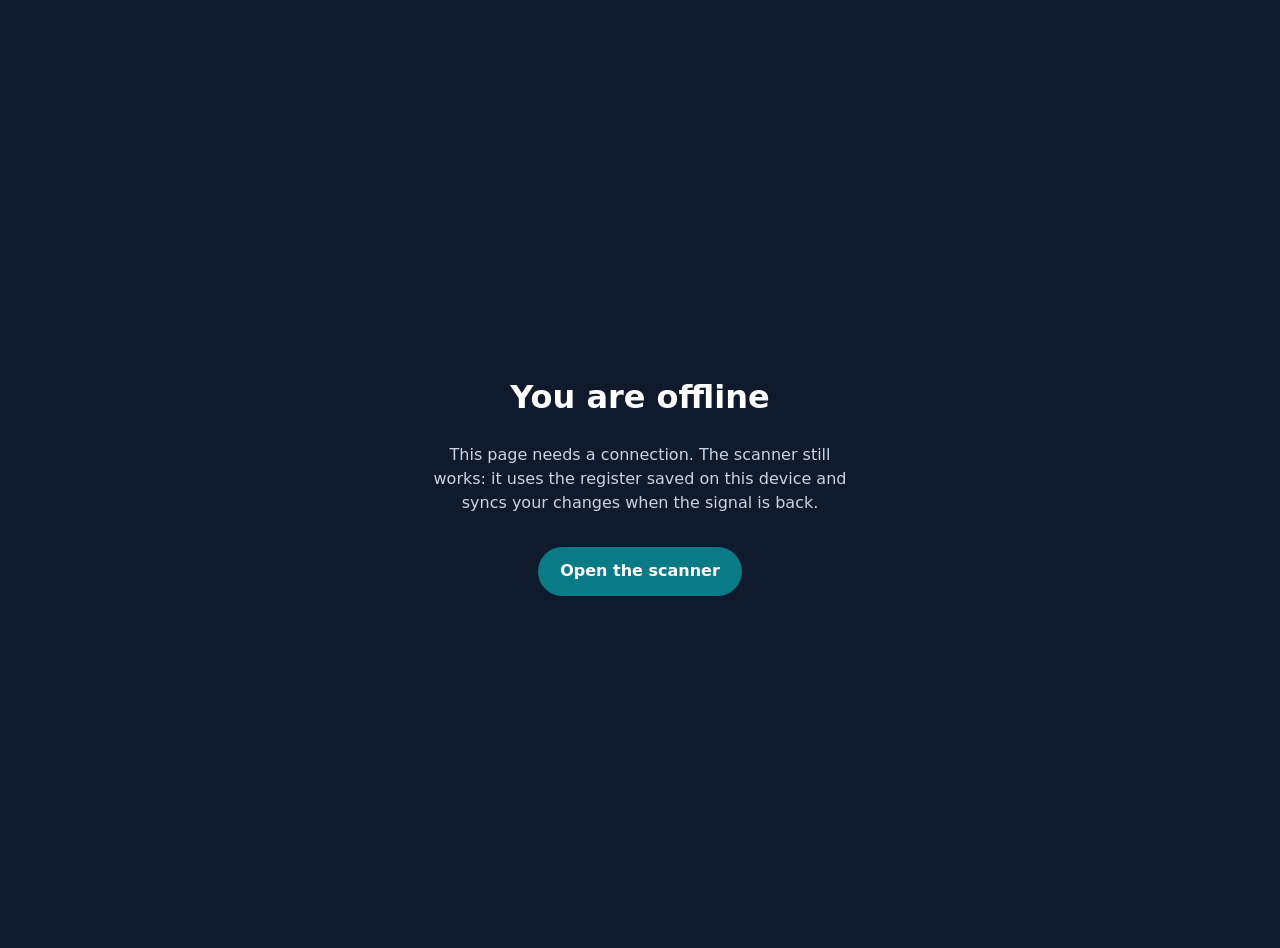
<file: offline.html>
<!DOCTYPE html>
<html lang="en-ZA"><head><meta charset="utf-8"><meta name="viewport" content="width=device-width, initial-scale=1"><title>Addmore | Offline</title>
<style>body{margin:0;min-height:100vh;display:grid;place-items:center;font:16px/1.5 system-ui,sans-serif;background:#0F1B2D;color:#fff;text-align:center;padding:1.5rem}main{max-width:26rem}a{display:inline-block;margin-top:1rem;padding:.8rem 1.4rem;border-radius:999px;background:#0B7A87;color:#fff;font-weight:700;text-decoration:none}p{color:#c9d3e2}</style></head>
<body><main><h1>You are offline</h1><p>This page needs a connection. The scanner still works: it uses the register saved on this device and syncs your changes when the signal is back.</p><a href="scan.html">Open the scanner</a></main></body></html>
</file>
